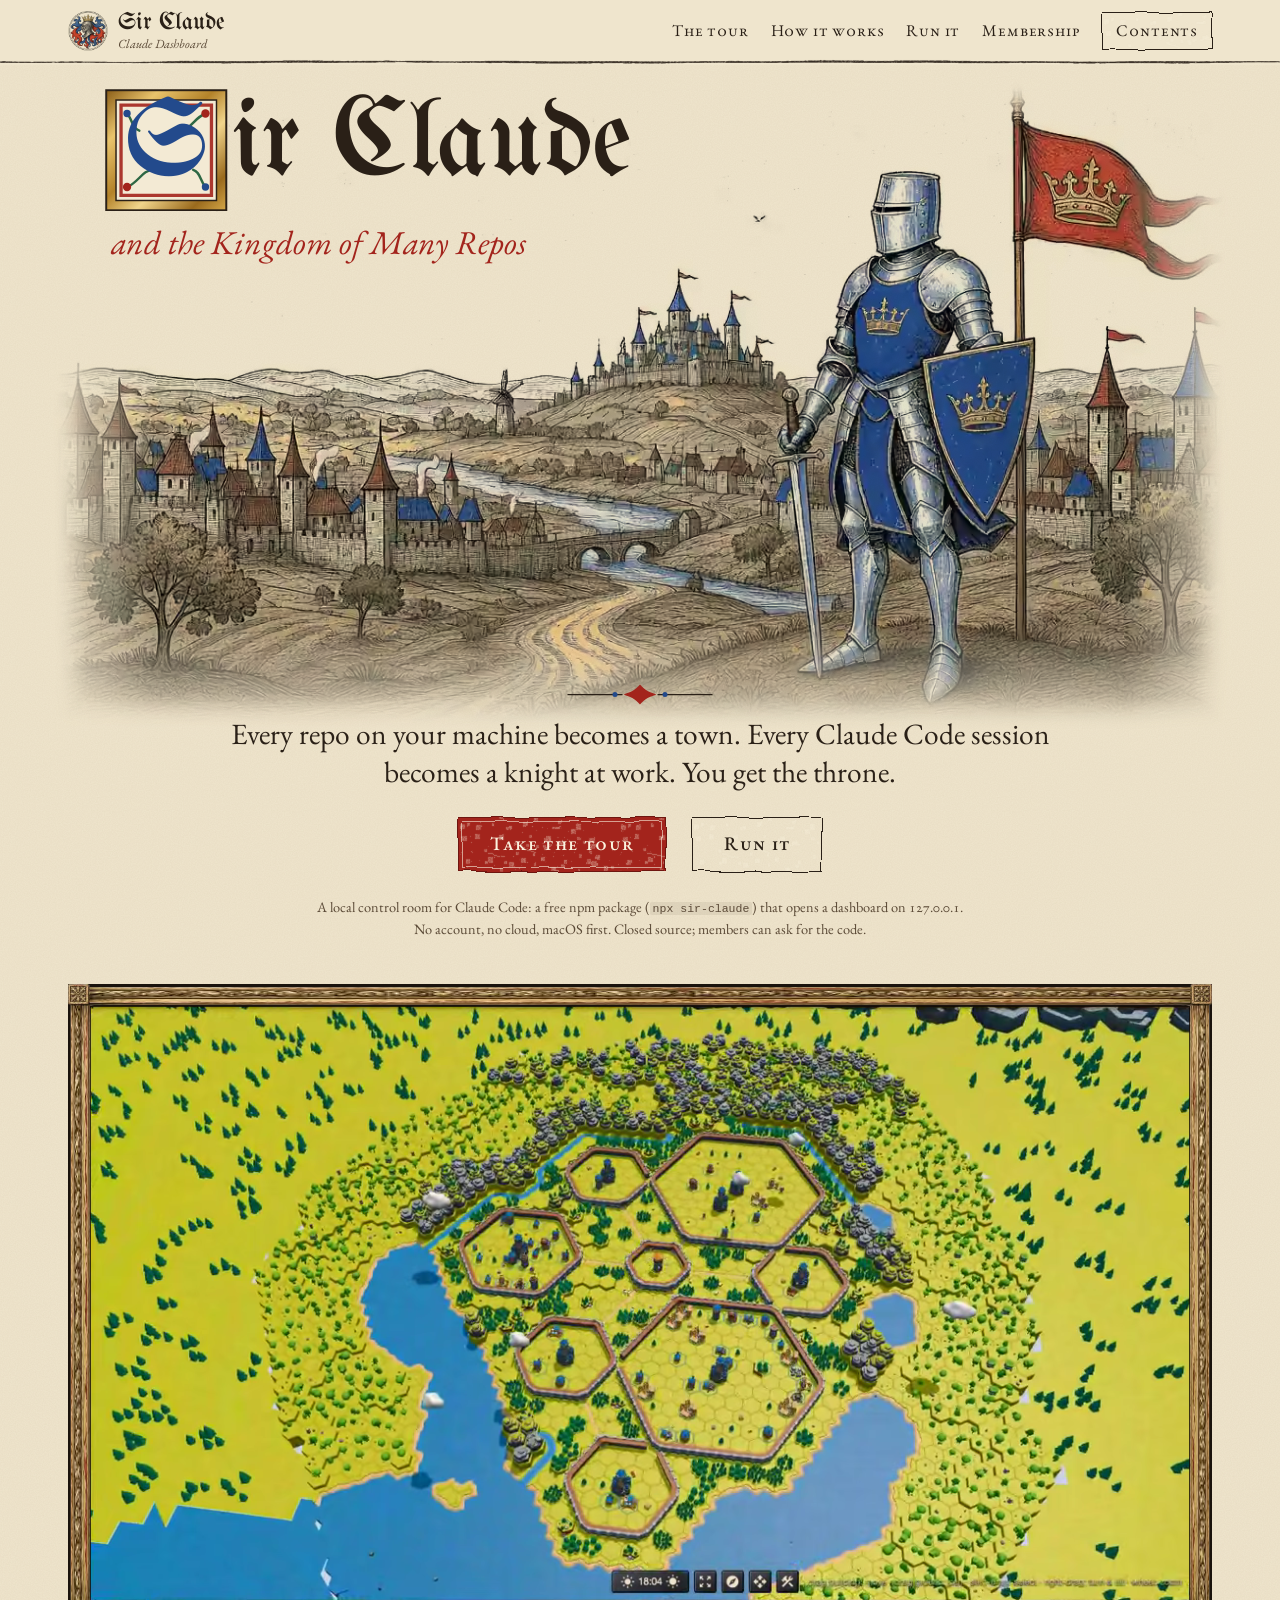
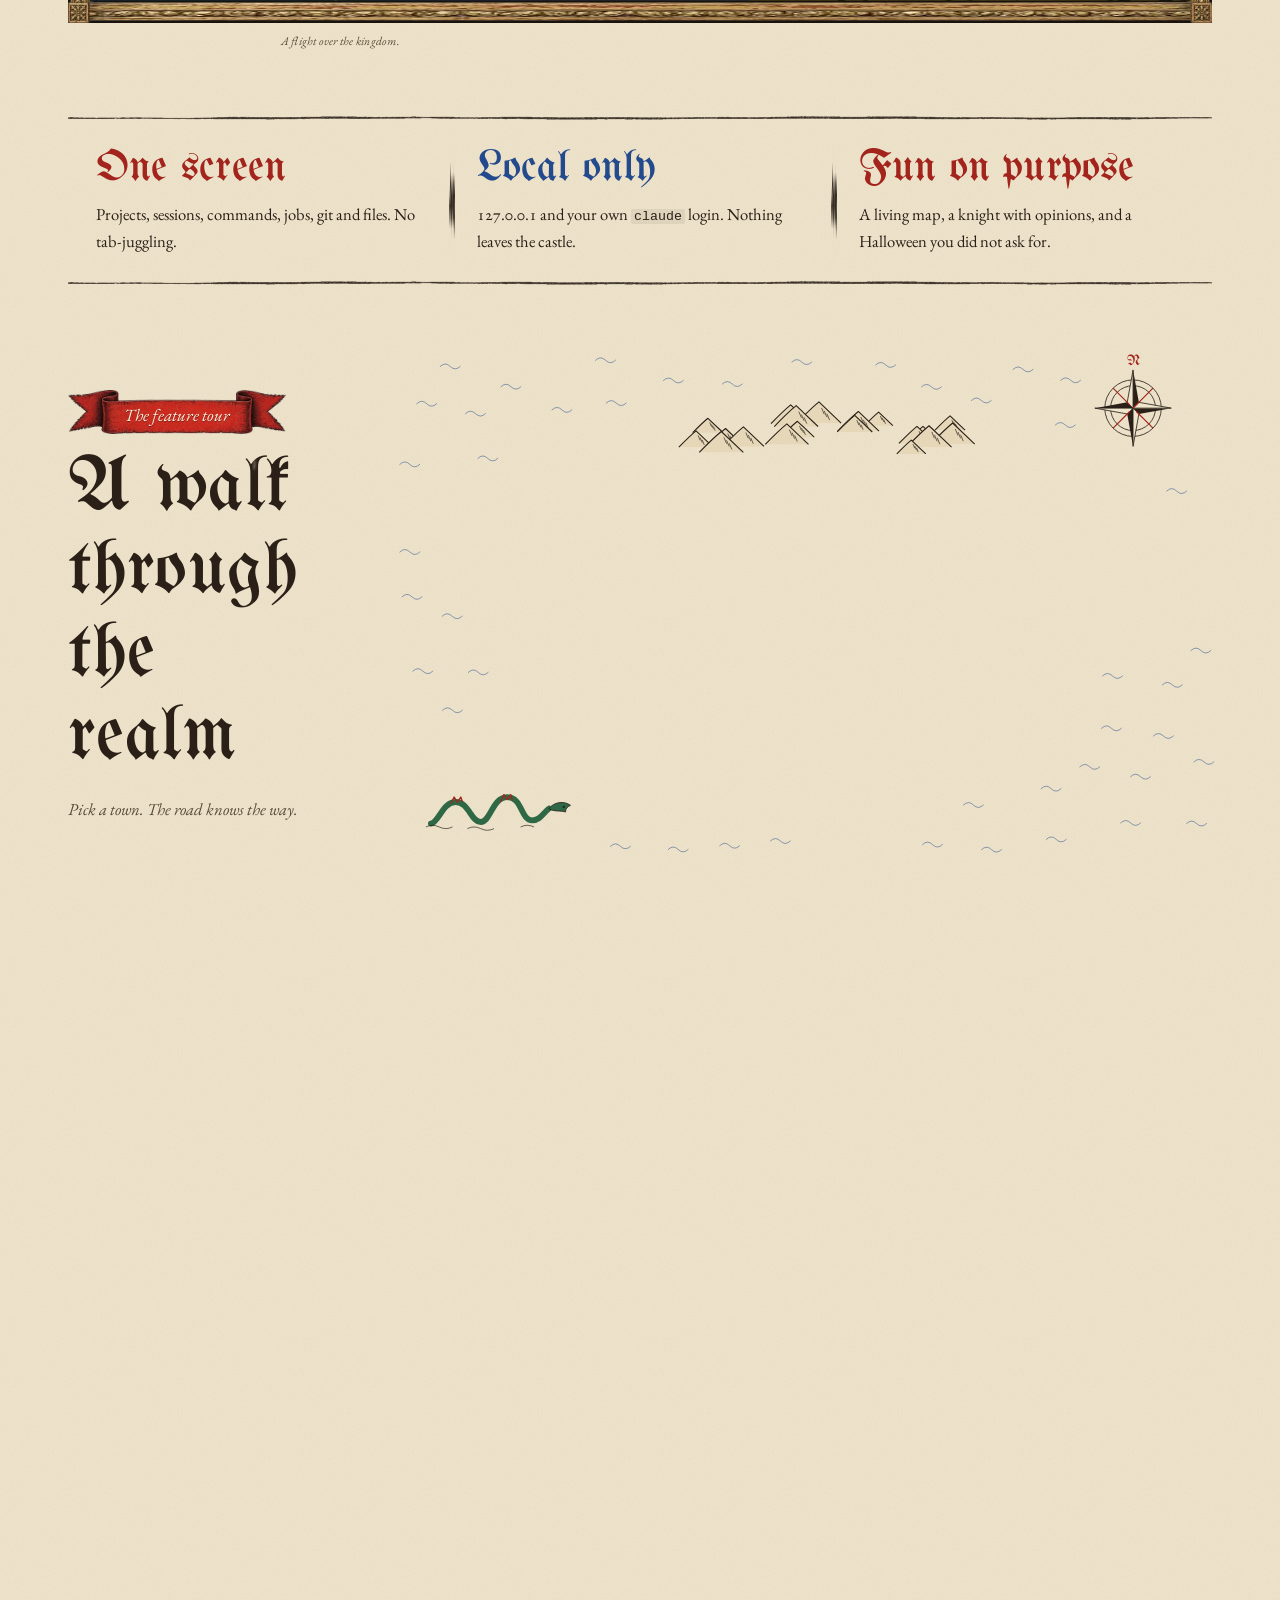
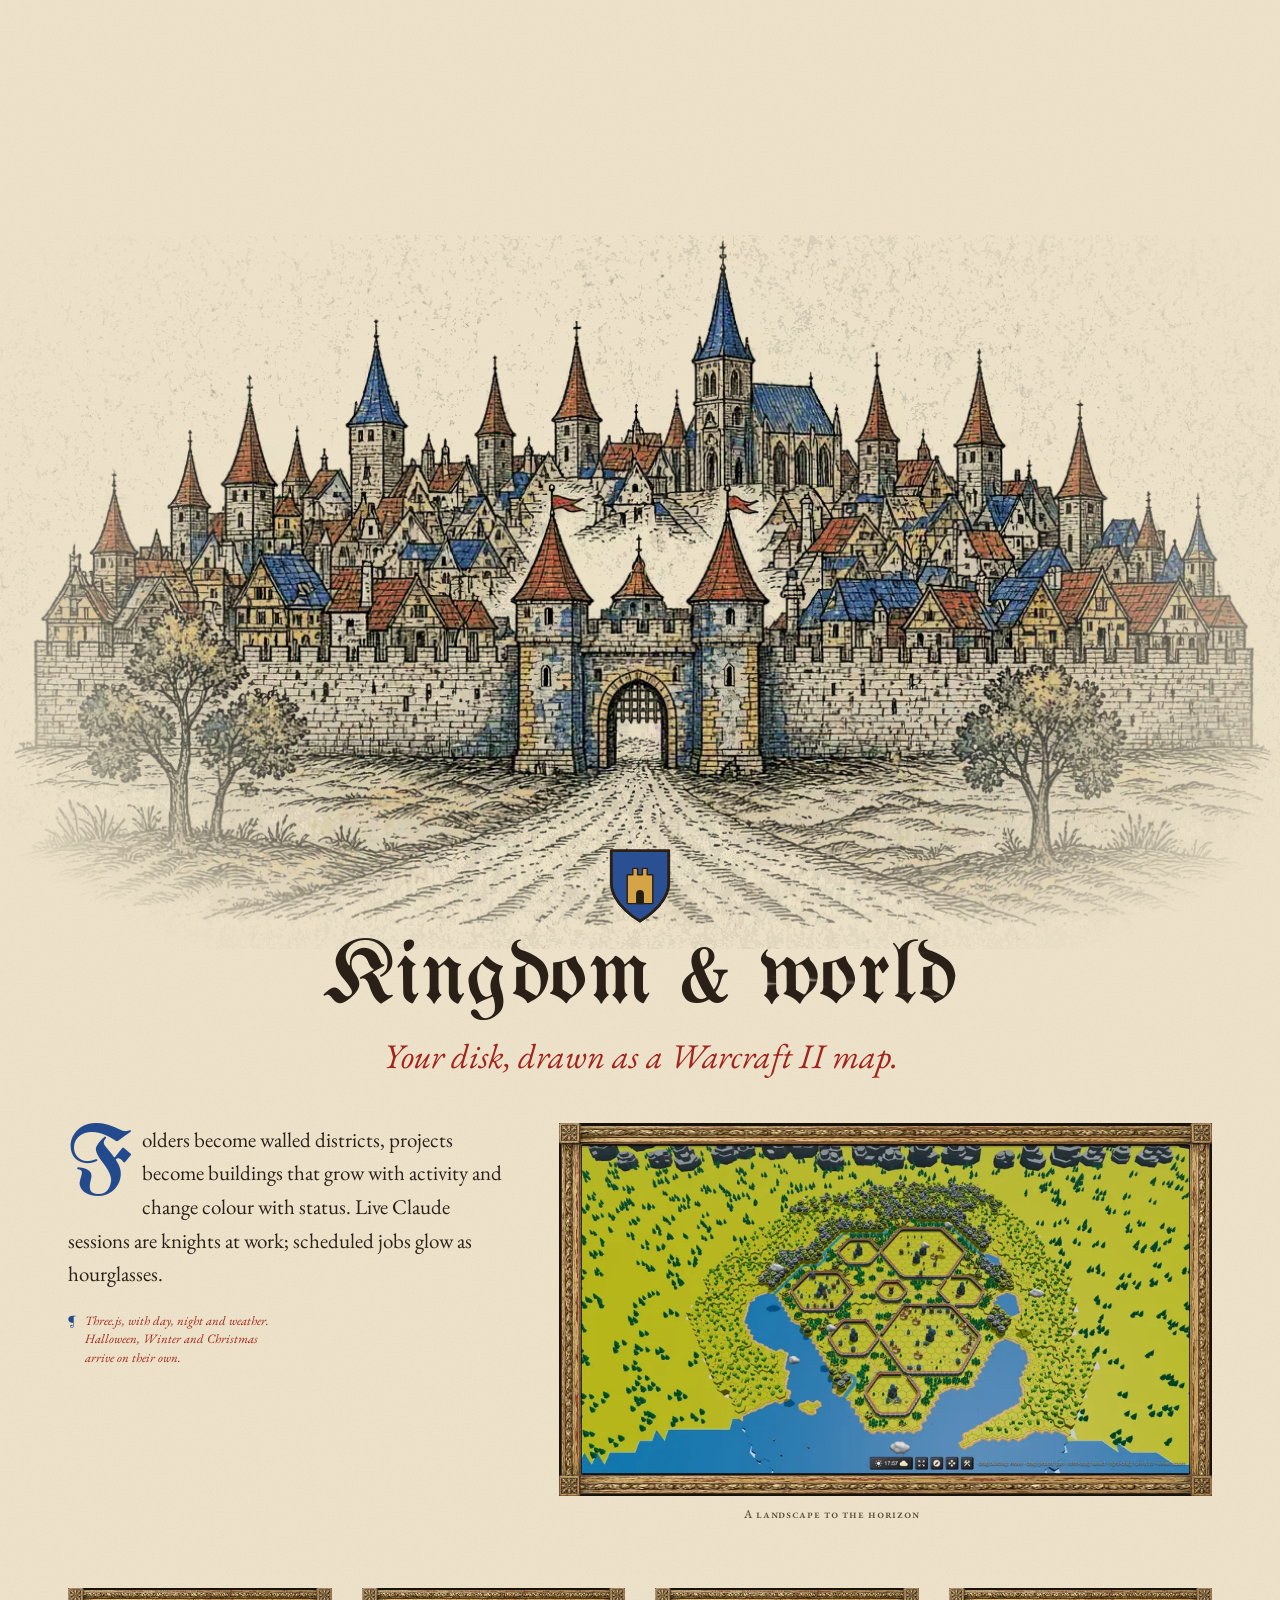
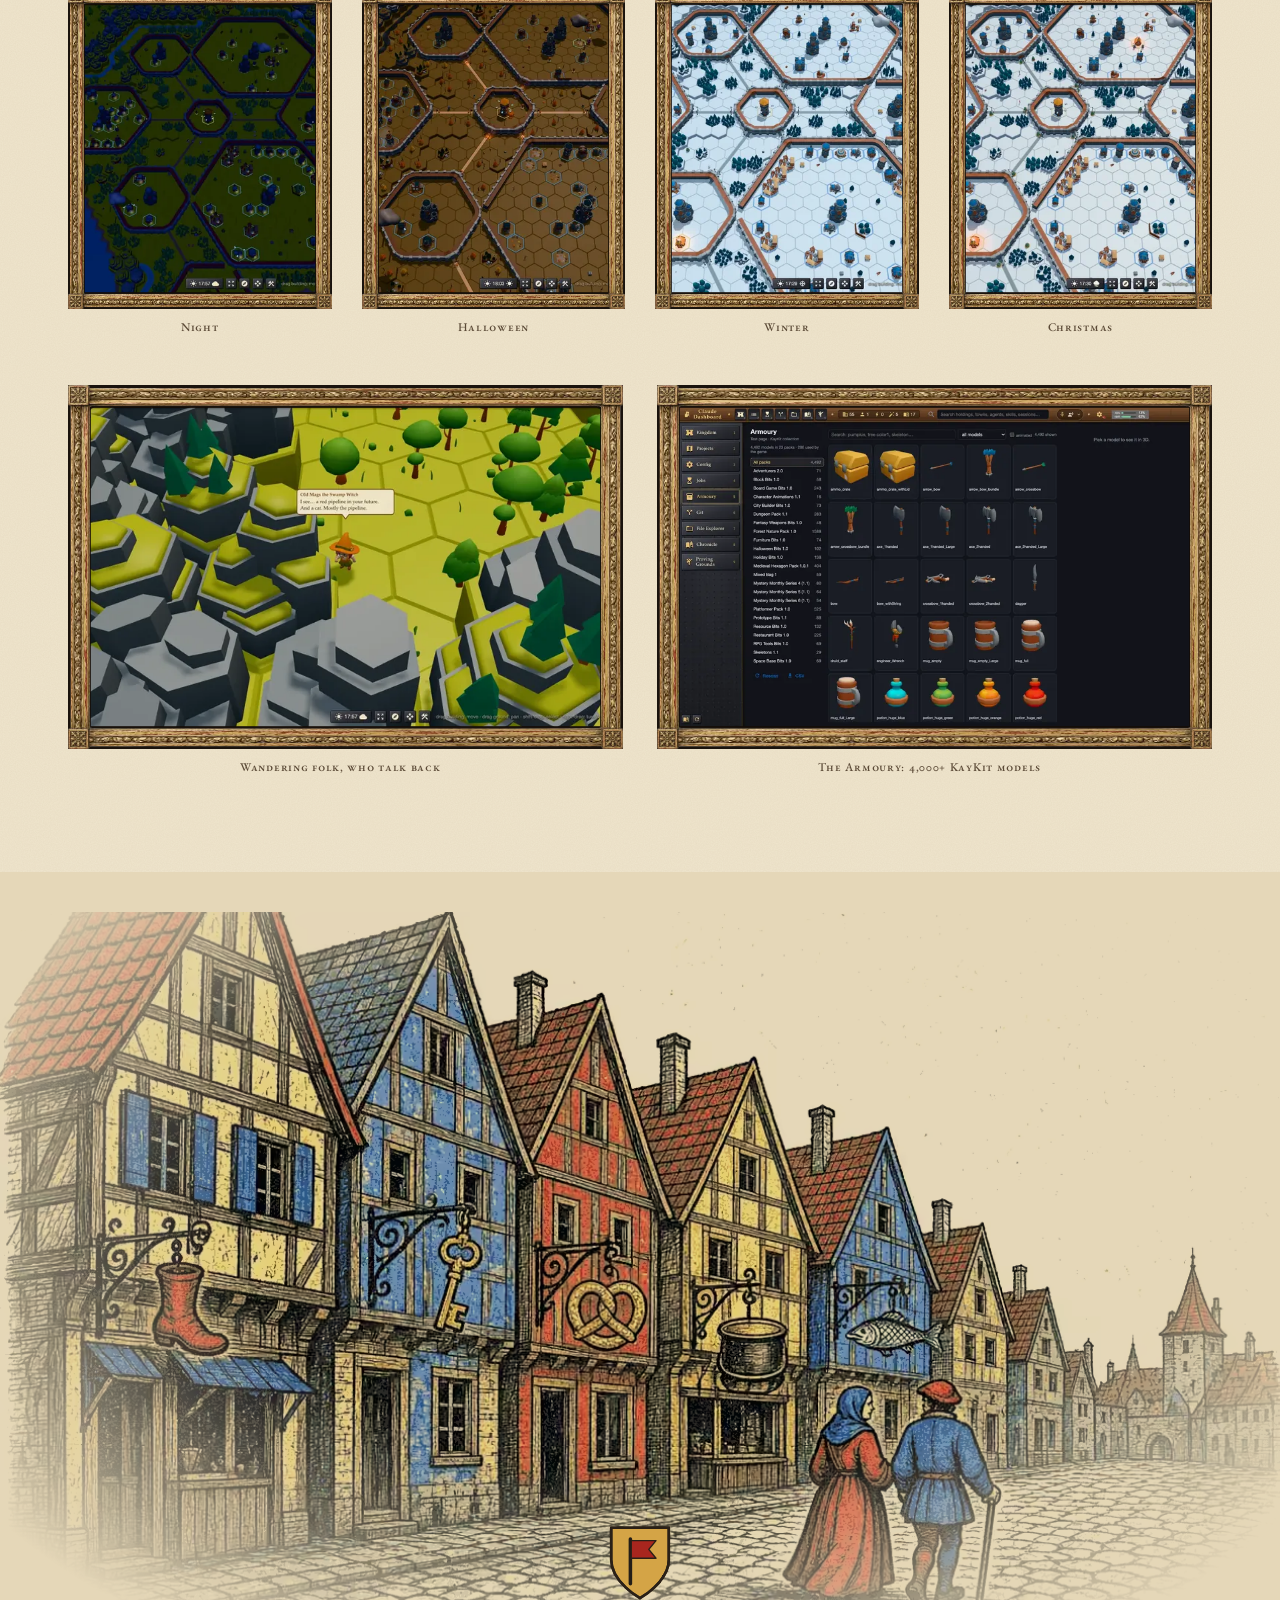
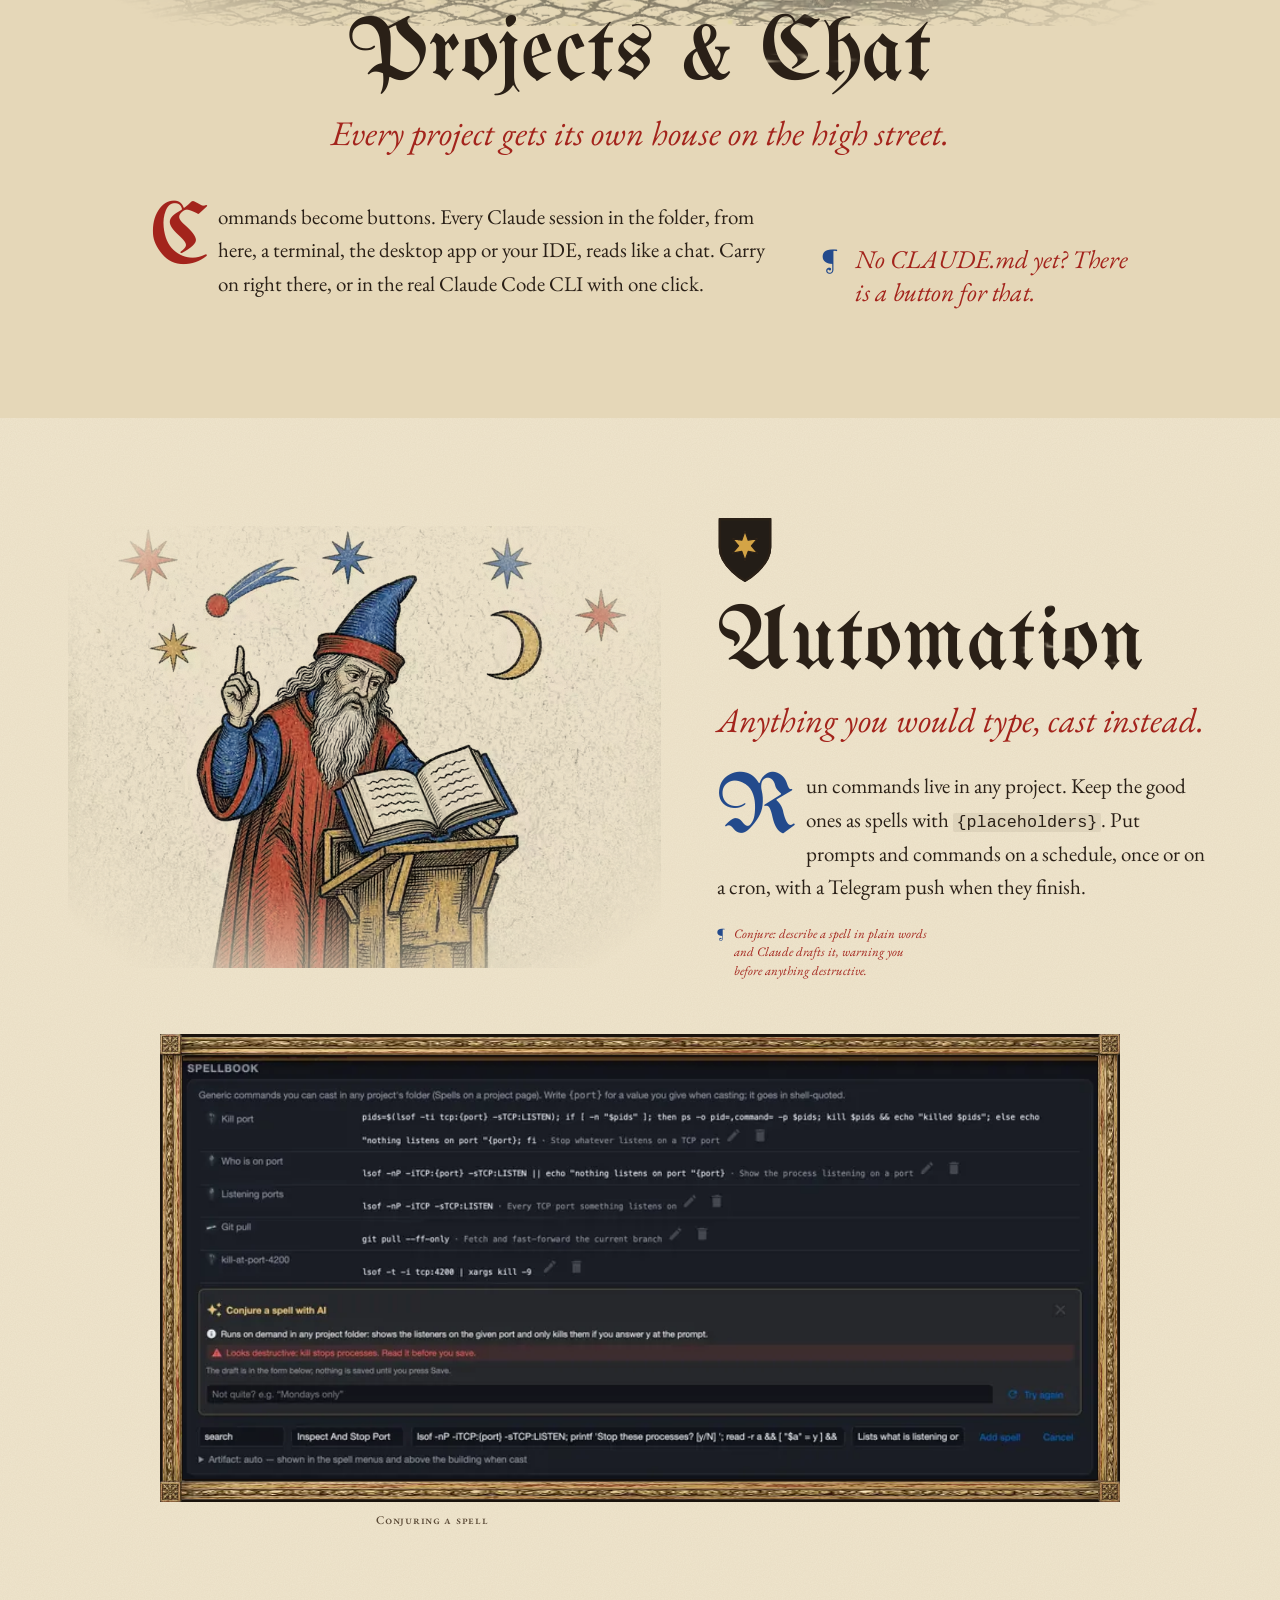
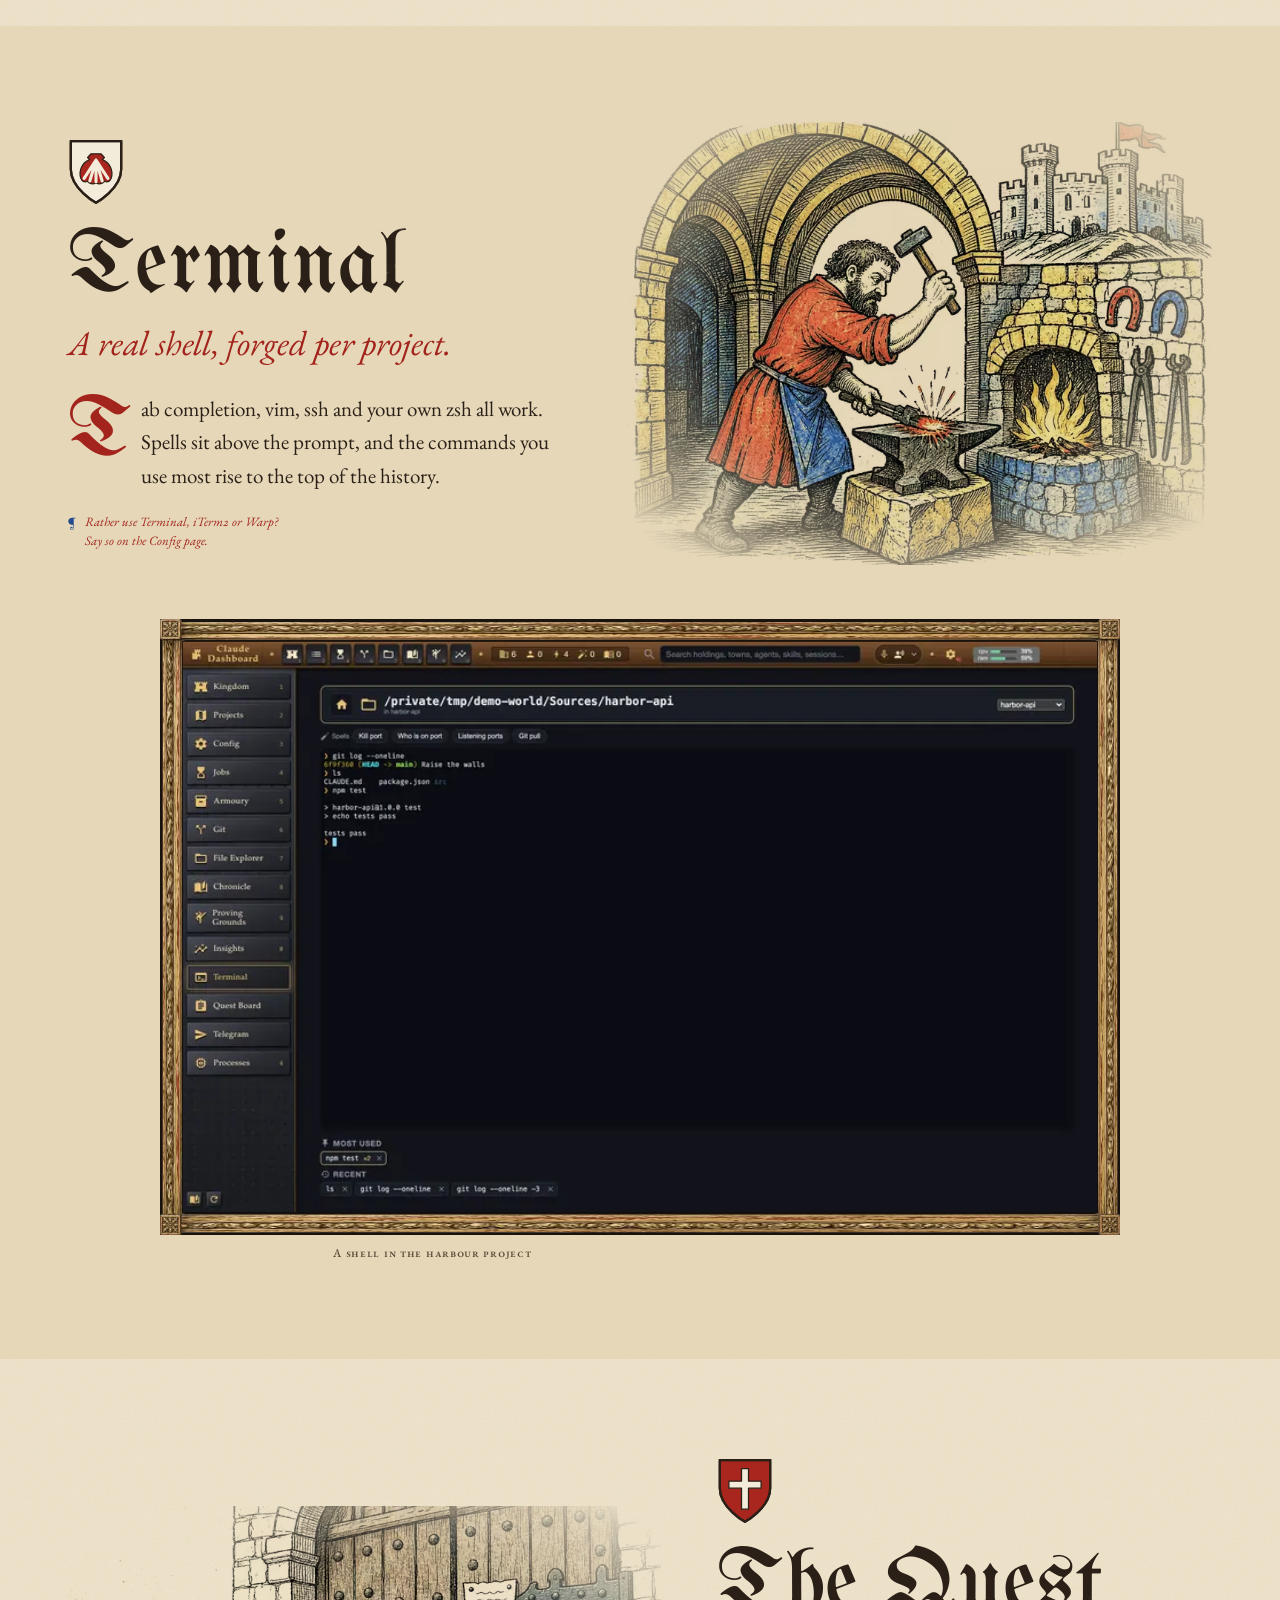
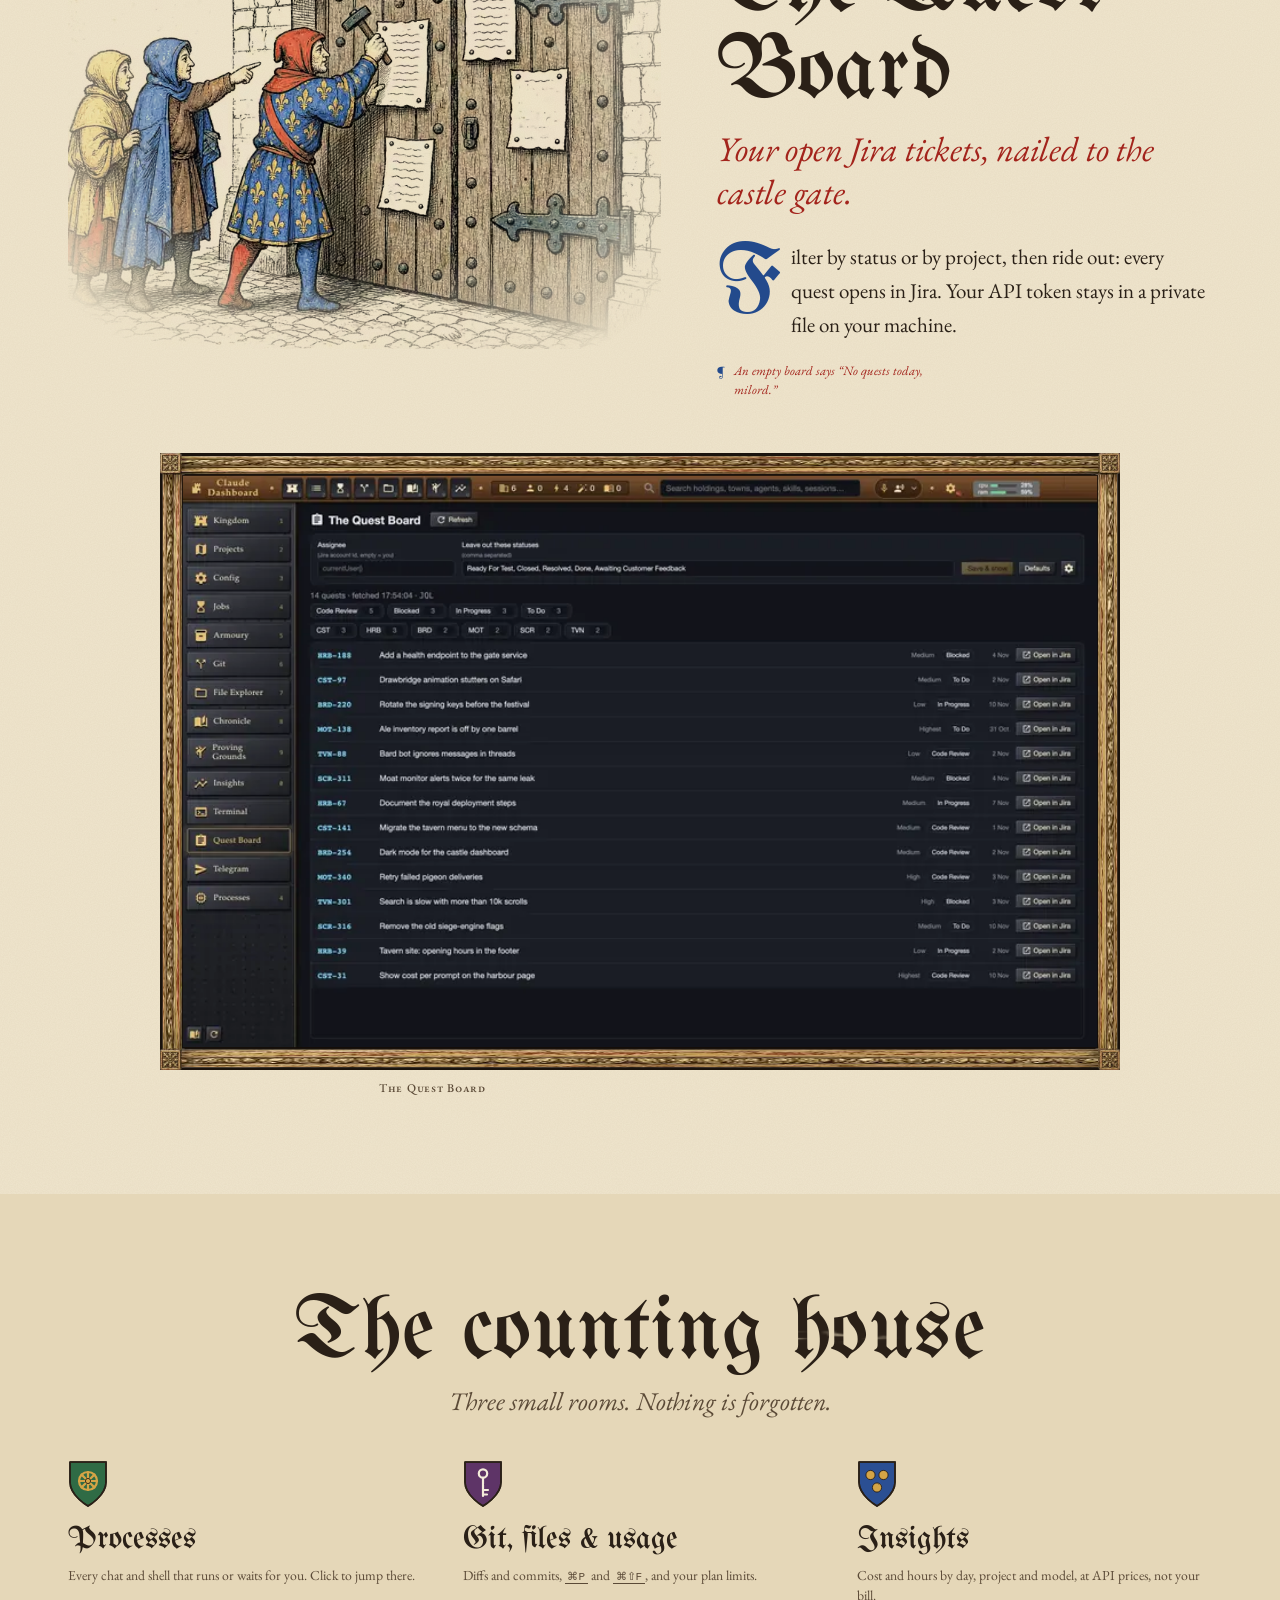
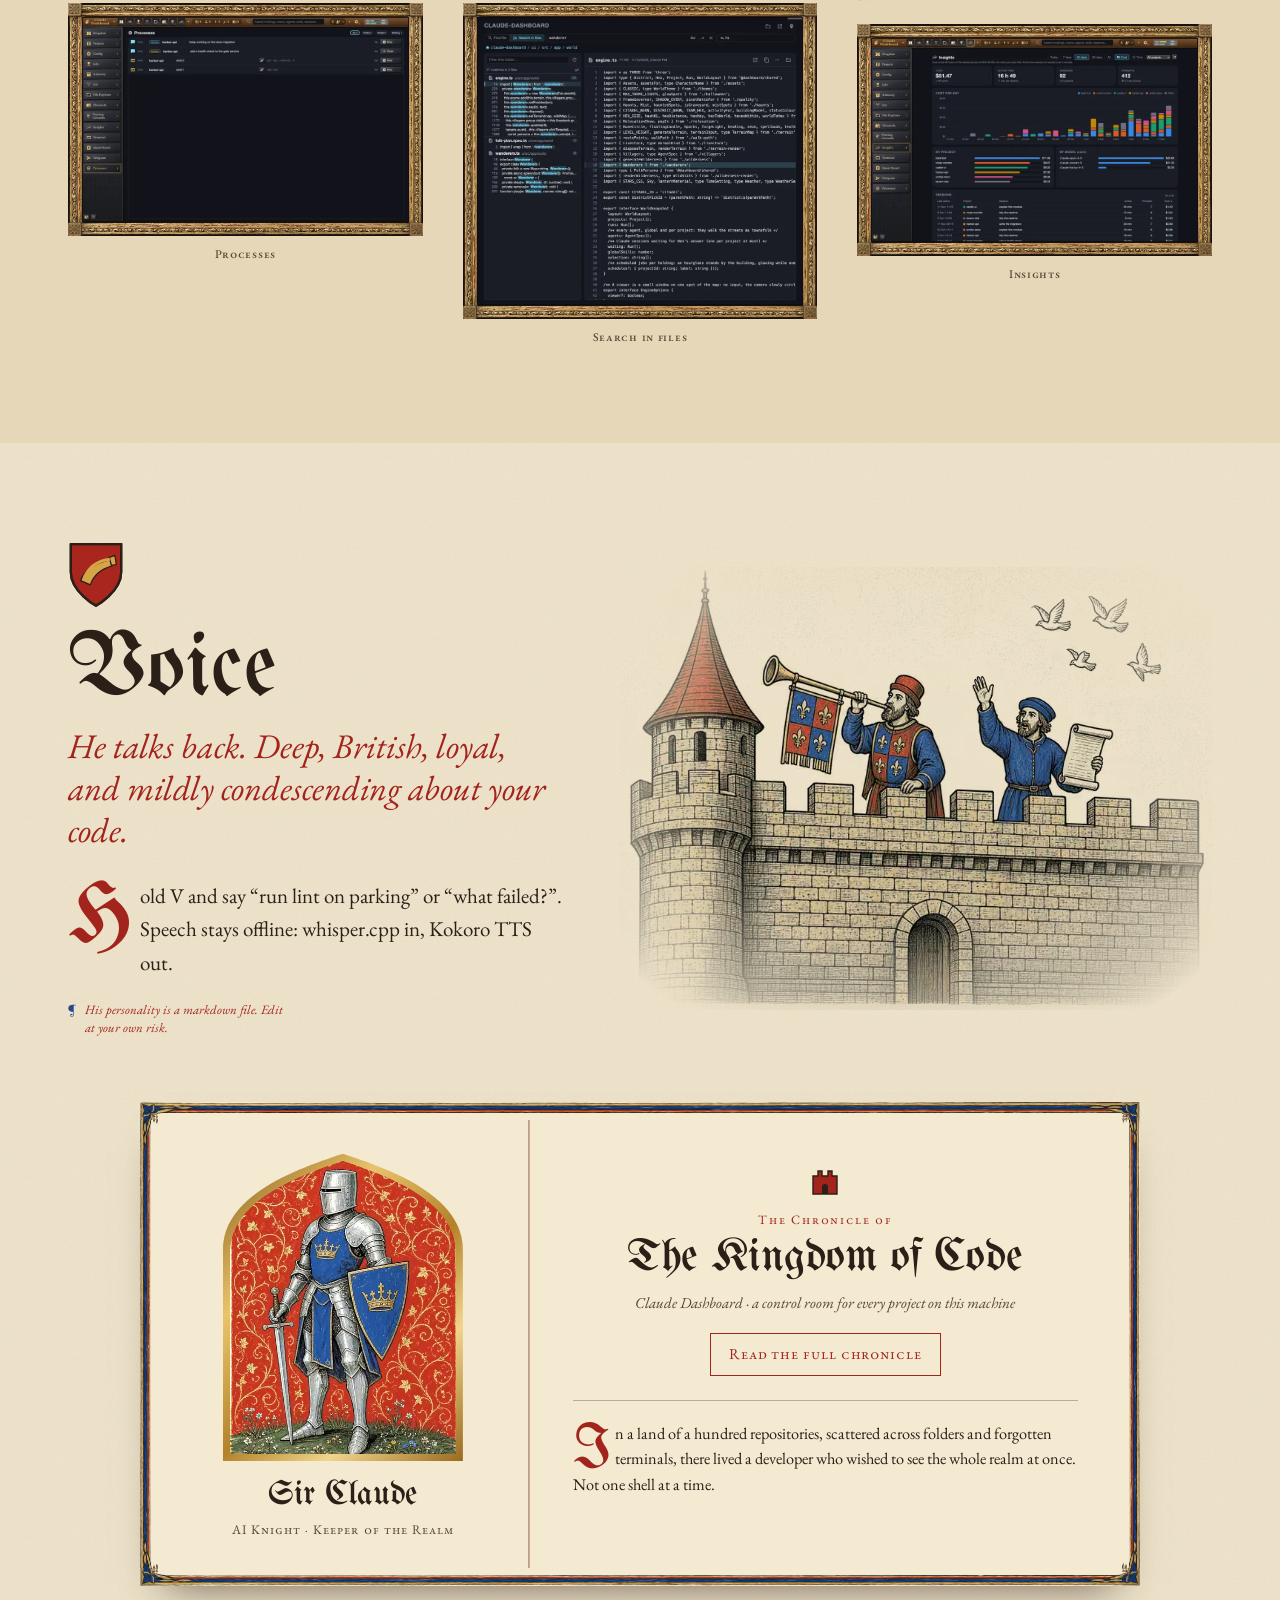
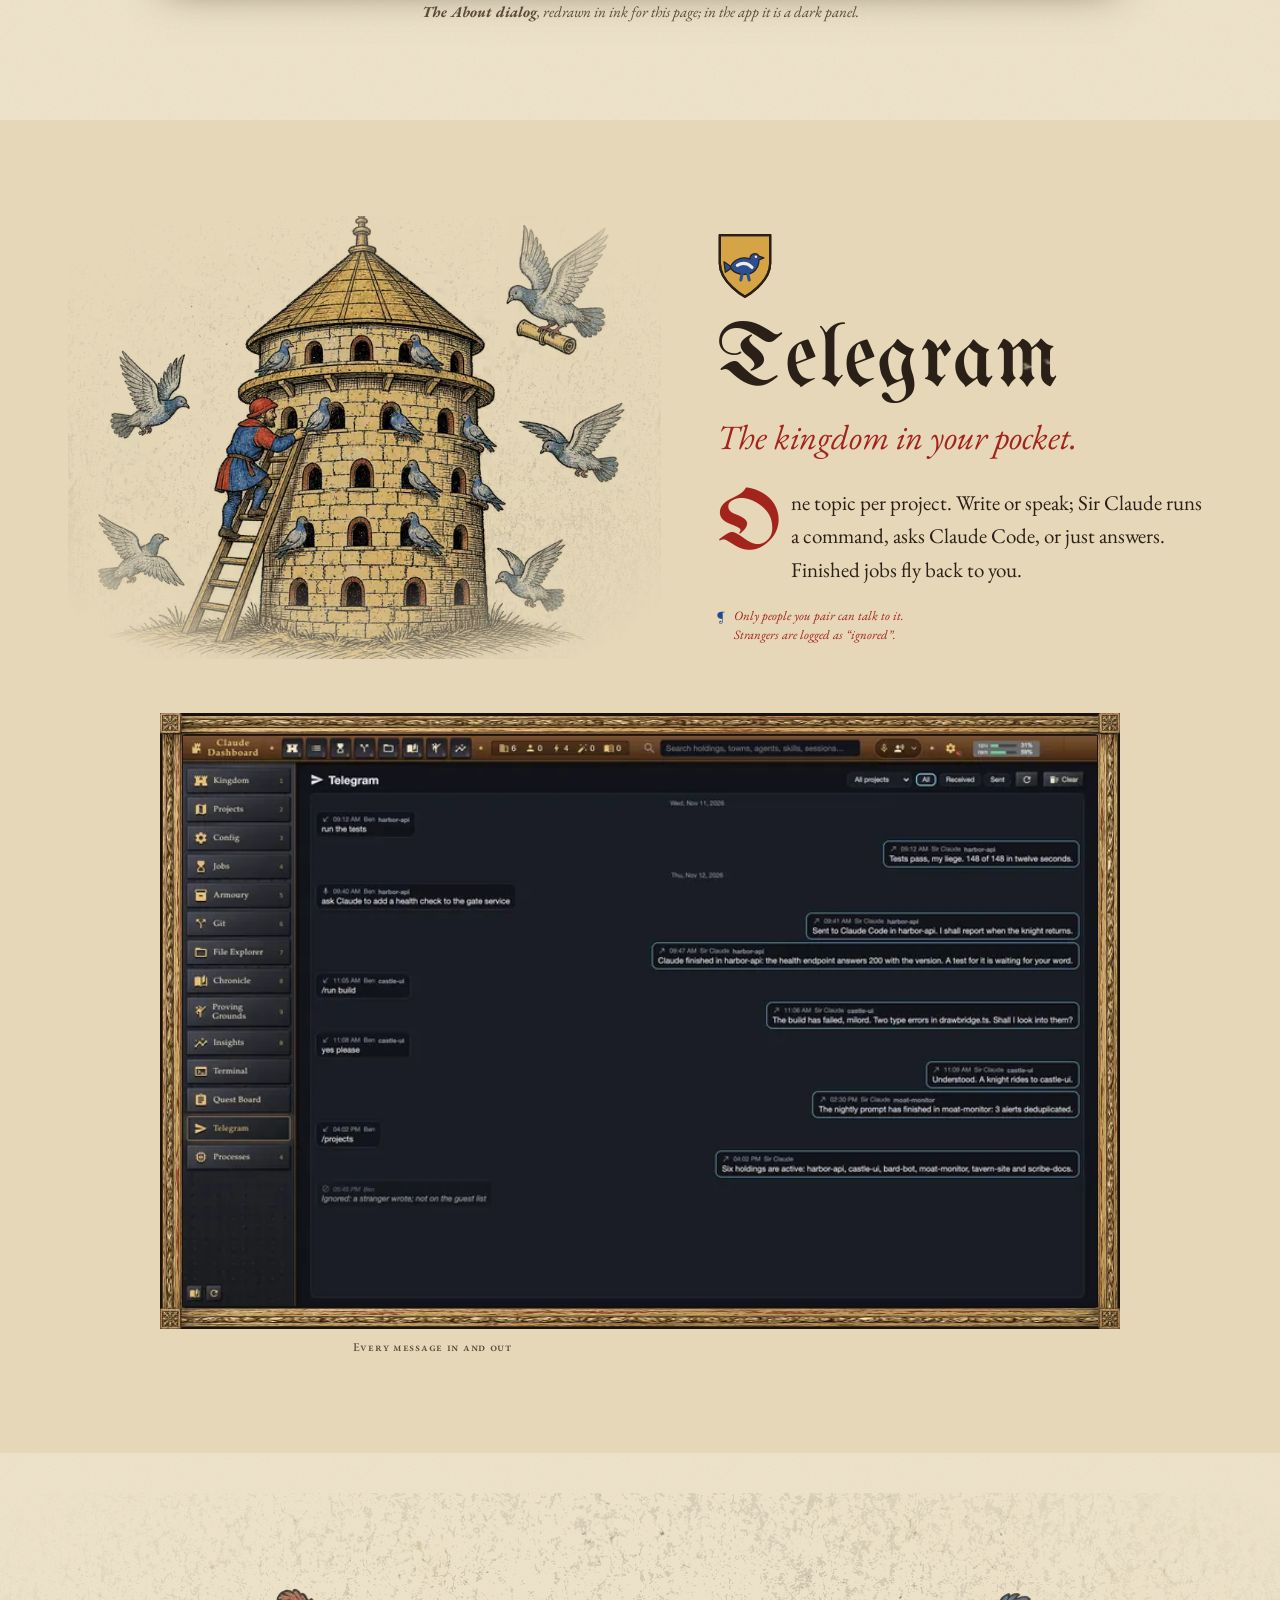
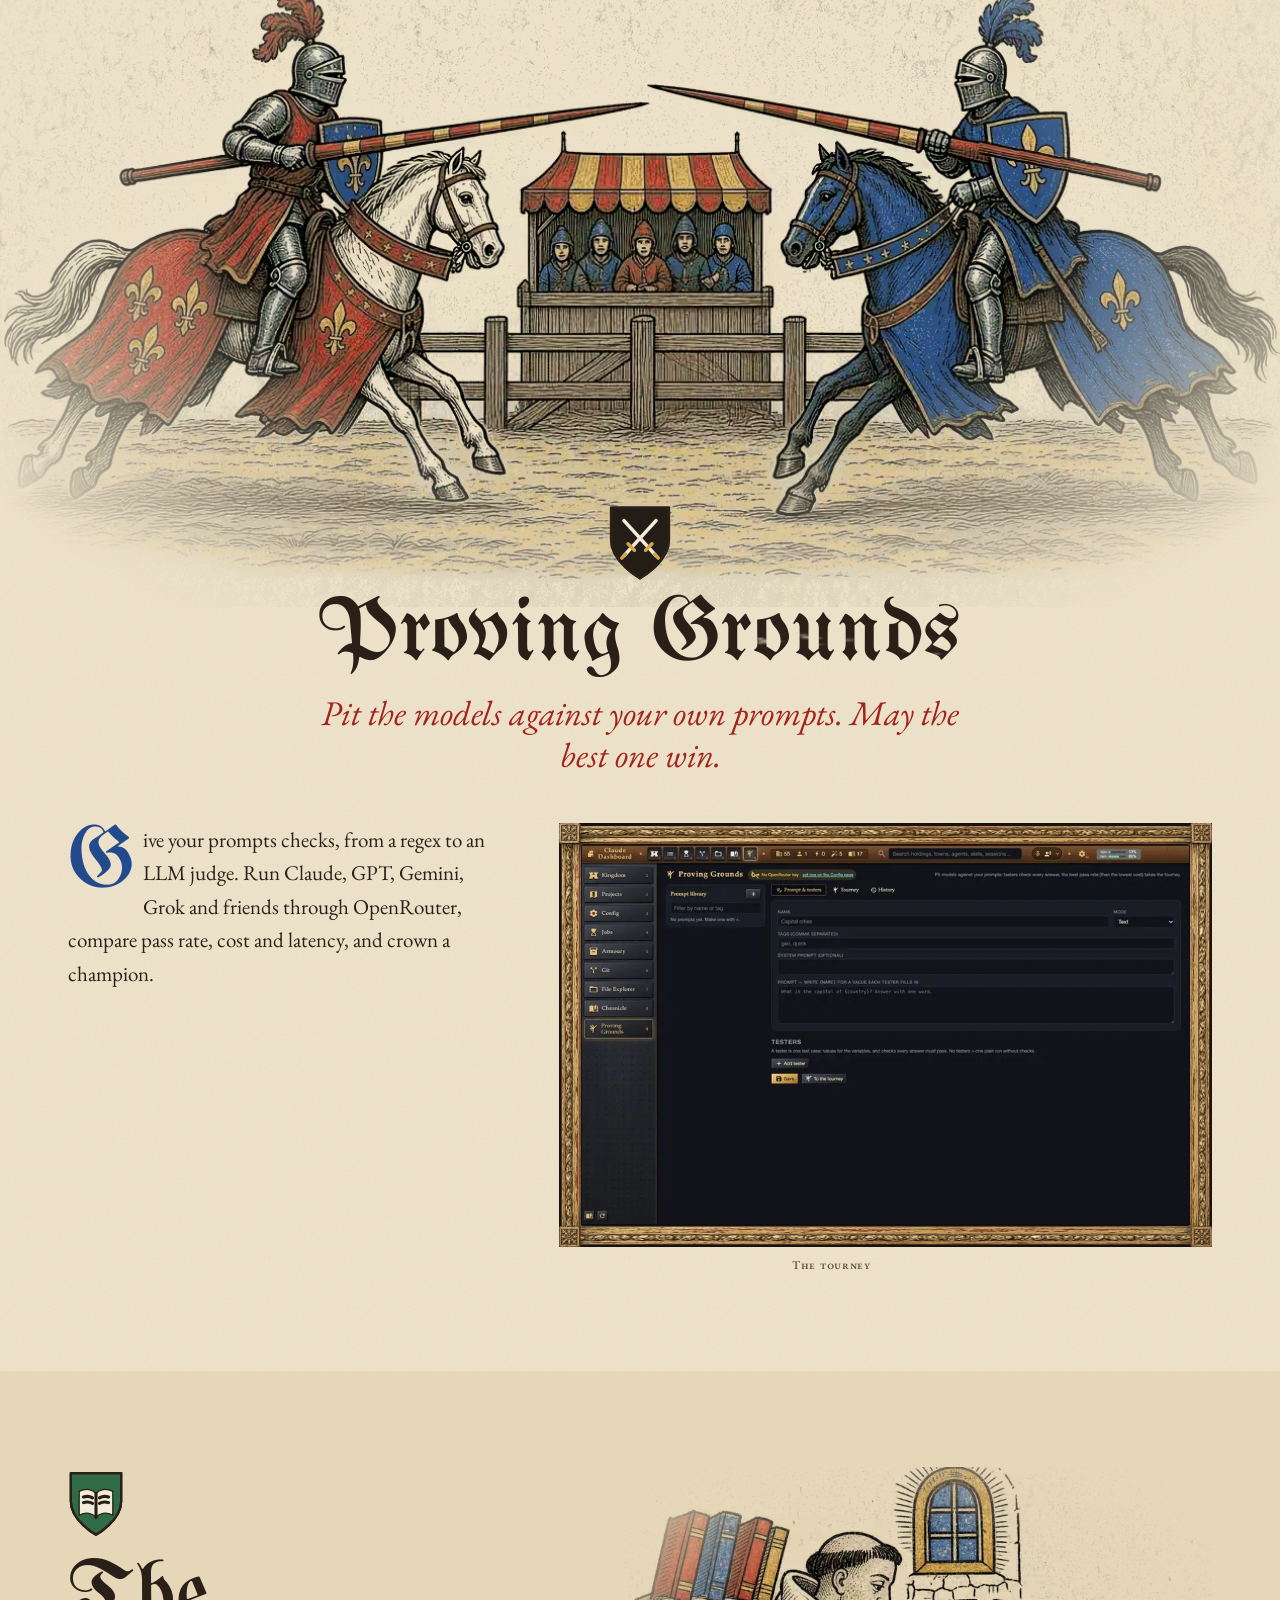
<file: index.html>
<!doctype html>
<html lang="en">
<head>
<meta charset="utf-8">
<meta name="viewport" content="width=device-width, initial-scale=1, viewport-fit=cover">
<!-- Google Tag Manager -->
<script>(function(w,d,s,l,i){w[l]=w[l]||[];w[l].push({'gtm.start':
new Date().getTime(),event:'gtm.js'});var f=d.getElementsByTagName(s)[0],
j=d.createElement(s),dl=l!='dataLayer'?'&l='+l:'';j.async=true;j.src=
'https://www.googletagmanager.com/gtm.js?id='+i+dl;f.parentNode.insertBefore(j,f);
})(window,document,'script','dataLayer','GTM-P9X2JVQN');</script>
<!-- End Google Tag Manager -->
<title>Sir Claude — A Local Dashboard for Claude Code Projects</title>
<meta name="description" content="Sir Claude is a free local dashboard for Claude Code: manage every project, session, terminal and schedule from one screen, drawn as a medieval kingdom." />
<link rel="canonical" href="https://bc3.github.io/sir-claude-website/" />
<link rel="icon" href="favicon.svg" type="image/svg+xml" />
<meta property="og:type" content="website" />
<meta property="og:title" content="Sir Claude — A Local Dashboard for Claude Code Projects" />
<meta property="og:description" content="Sir Claude is a free local dashboard for Claude Code: manage every project, session, terminal and schedule from one screen, drawn as a medieval kingdom." />
<meta property="og:url" content="https://bc3.github.io/sir-claude-website/" />
<meta property="og:image" content="https://bc3.github.io/sir-claude-website/img/sir-claude.webp" />
<meta property="og:image:width" content="1000" />
<meta property="og:image:height" content="1000" />
<meta property="og:image:alt" content="Sir Claude, the AI knight, in blue and silver armour" />
<meta name="twitter:card" content="summary_large_image" />
<meta name="twitter:title" content="Sir Claude — A Local Dashboard for Claude Code Projects" />
<meta name="twitter:description" content="Sir Claude is a free local dashboard for Claude Code: manage every project, session, terminal and schedule from one screen, drawn as a medieval kingdom." />
<meta name="twitter:image" content="https://bc3.github.io/sir-claude-website/img/sir-claude.webp" />
<script type="application/ld+json">
{
  "@context": "https://schema.org",
  "@graph": [
    {
      "@type": "Organization",
      "@id": "https://bc3.github.io/sir-claude-website/#organization",
      "name": "bc3",
      "url": "https://bc3.github.io/sir-claude-website/",
      "sameAs": [
        "https://github.com/bc3",
        "https://www.instagram.com/sirclaude.dev/"
      ]
    },
    {
      "@type": "Person",
      "@id": "https://bc3.github.io/sir-claude-website/#ben-croughs",
      "name": "Ben Croughs"
    },
    {
      "@type": "WebSite",
      "@id": "https://bc3.github.io/sir-claude-website/#website",
      "url": "https://bc3.github.io/sir-claude-website/",
      "name": "Sir Claude",
      "publisher": { "@id": "https://bc3.github.io/sir-claude-website/#organization" }
    },
    {
      "@type": "SoftwareApplication",
      "name": "Sir Claude",
      "alternateName": "Sir Claude and the Kingdom of Many Repos",
      "url": "https://bc3.github.io/sir-claude-website/",
      "description": "A free, local dashboard for managing every Claude Code project on your machine from one screen, rendered as a browser-based medieval kingdom. Runs on 127.0.0.1 only, with no cloud account required.",
      "applicationCategory": "DeveloperApplication",
      "operatingSystem": "macOS",
      "downloadUrl": "https://www.npmjs.com/package/sir-claude",
      "image": "https://bc3.github.io/sir-claude-website/img/sir-claude.webp",
      "author": { "@id": "https://bc3.github.io/sir-claude-website/#ben-croughs" },
      "publisher": { "@id": "https://bc3.github.io/sir-claude-website/#organization" },
      "offers": {
        "@type": "Offer",
        "price": "0",
        "priceCurrency": "USD",
        "availability": "https://schema.org/InStock"
      }
    }
  ]
}
</script>
<link rel="preload" as="image" media="(max-width: 700px)" imagesrcset="img/art/frontispiece-m-480.avif 480w, img/art/frontispiece-m.avif 768w" imagesizes="100vw" type="image/avif" fetchpriority="high">
<link rel="preload" as="image" media="(min-width: 701px)" imagesrcset="img/art/frontispiece-960.avif 960w, img/art/frontispiece.avif 1280w" imagesizes="min(100vw, 1440px)" type="image/avif" fetchpriority="high">
<meta name="color-scheme" content="light only">
<meta name="theme-color" content="#efe5cd">
<link rel="preconnect" href="https://fonts.googleapis.com">
<link rel="preconnect" href="https://fonts.gstatic.com" crossorigin>
<link href="https://fonts.googleapis.com/css2?family=EB+Garamond:ital,wght@0,400;0,500;0,600;1,400&amp;family=UnifrakturMaguntia&amp;display=swap" rel="stylesheet">
<style>

:root {
  --late-bg: transparent;
  --vellum: #efe5cd;
  --vellum-2: #e5d7b8;
  --vellum-3: #dccba6;
  --ink: #2a2017;
  --ink-soft: #5b4a37;
  --red: #a3241c;
  --blue: #234a8c;
  --green: #2e6844;
  --gold: #b38229;
  --gold-hi: #e9c46c;
  --gold-lo: #7d5414;
  --line: #c4ad80;
  --oak: #2b1e14;
  --oak-2: #3a2a1c;
  --code-bg: #1f1812;
  --code-ink: #f1e6c8;
  --code-dim: #b3a07c;
  --plate-shadow: 0 1px 0 rgba(255,255,255,.4), 0 14px 26px -14px rgba(60,38,12,.55);
  color-scheme: light only;
}

*, *::before, *::after { box-sizing: border-box; }
html { scroll-behavior: smooth; scroll-padding-top: 76px; -webkit-text-size-adjust: 100%; }
body {
  margin: 0; color: var(--ink); background-color: var(--vellum);
  /* vellum grain: a tiny SVG noise tile */
  background-image: url("data:image/svg+xml,%3Csvg xmlns='http://www.w3.org/2000/svg' width='180' height='180'%3E%3Cfilter id='n'%3E%3CfeTurbulence type='fractalNoise' baseFrequency='.85' numOctaves='2' stitchTiles='stitch'/%3E%3CfeColorMatrix values='0 0 0 0 .35 0 0 0 0 .25 0 0 0 0 .12 0 0 0 .09 0'/%3E%3C/filter%3E%3Crect width='180' height='180' filter='url(%23n)'/%3E%3C/svg%3E");
  font: 400 21px/1.6 "EB Garamond", Garamond, "Times New Roman", serif;
  font-feature-settings: "kern", "liga", "onum";
  -webkit-font-smoothing: antialiased;
  overflow-x: clip;
}
img, video { max-width: 100%; height: auto; display: block; }
a { color: var(--red); text-decoration-thickness: 1px; text-underline-offset: .18em; }
a:hover { color: var(--blue); }
:focus-visible { outline: 2px solid var(--blue); outline-offset: 3px; }
h1, h2, h3 { margin: 0; font-weight: 400; line-height: 1.08; }
h2 { font-family: "UnifrakturMaguntia", "Old English Text MT", serif; font-size: clamp(2rem, 3.6vw, 2.9rem); letter-spacing: .005em; }
code, pre { font-family: ui-monospace, "SF Mono", Menlo, Consolas, monospace; font-size: .8em; }
:not(pre) > code { background: color-mix(in srgb, var(--ink) 7%, transparent); padding: 0 .2em; border-radius: 2px; }
.wrap { max-width: 1200px; margin: 0 auto; padding: 0 28px; }
.skip { position: absolute; left: 12px; top: -60px; z-index: 50; background: var(--ink); color: var(--vellum); padding: 8px 14px; }
.skip:focus { top: 10px; }

/* ---------- running head ---------- */
.runhead { position: sticky; top: 0; z-index: 20; background: var(--vellum) url(img/ui/rule.webp) left bottom / 100% 6px no-repeat; padding-bottom: 3px; }
.runhead .wrap { display: flex; align-items: center; gap: 24px; height: 62px; }
.brand { display: flex; align-items: center; gap: 10px; color: var(--ink); text-decoration: none; line-height: 1; }
.brand svg { width: 30px; height: 30px; flex: none; }
.brand b { font: 400 1.5rem/1 "UnifrakturMaguntia", serif; display: block; }
.brand small { display: block; font-style: italic; font-size: .78rem; color: var(--ink-soft); margin-top: 3px; }
.runhead nav { margin-left: auto; display: flex; align-items: center; gap: 22px; }
.runhead nav > a { color: var(--ink); text-decoration: none; font-variant: small-caps; letter-spacing: .05em; font-size: 1.02rem; }
.runhead nav > a:hover, .runhead nav > a[aria-current="true"] { color: var(--red); }
.toc { position: relative; }
.toc summary { list-style: none; cursor: pointer; font-variant: small-caps; letter-spacing: .05em; font-size: 1.02rem; padding: 6px 14px; color: var(--ink); user-select: none; position: relative; isolation: isolate; }
.toc summary::-webkit-details-marker { display: none; }
.toc[open] summary, .toc summary:hover { color: var(--vellum); }
.toc[open] summary::before, .toc summary:hover::before { background-color: var(--ink); }
.toc-panel { position: absolute; right: 0; top: calc(100% + 10px); width: min(560px, calc(100vw - 32px)); background: var(--vellum); background-clip: padding-box; border: 16px solid transparent; border-image: var(--late-off, url(img/ui/frame-illum.webp) 52 / 16px stretch); padding: 10px 14px 8px; }
.toc-panel p { margin: 0 0 10px; font-family: "UnifrakturMaguntia", serif; font-size: 1.5rem; color: var(--red); }
.toc-panel ul { list-style: none; margin: 0; padding: 0; columns: 2; column-gap: 28px; }
.toc-panel li { break-inside: avoid; }
.toc-panel a { display: block; padding: 4px 0 4px 14px; color: var(--ink); text-decoration: none; position: relative; }
.toc-panel a:hover { color: var(--red); }
.toc-panel a[aria-current="true"] { color: var(--red); }
.toc-panel a[aria-current="true"]::before { content: "¶"; position: absolute; left: -2px; top: 4px; color: var(--red); font-weight: 600; }

/* ---------- opening folio (hero) ---------- */
.opening { position: relative; overflow: hidden; }
.fronti-title h1 { position: relative; font: 400 clamp(3.4rem, 8vw, 7.4rem)/.92 "UnifrakturMaguntia", serif; letter-spacing: -.005em; display: flex; align-items: flex-start; gap: .08em; margin-left: -.02em; }
.fronti-title h1 .t { position: relative; padding-top: .08em; }
.fronti-title h1 .cap { position: absolute; left: -1.151em; top: 0; width: 1.113em; height: 1.113em; display: grid; place-items: center; padding-bottom: .08em; line-height: 1; color: #234a8c; }
.initial { position: relative; flex: none; display: block; width: 1.06em; height: 1.06em; margin-right: -.04em; font-size: 1.05em; line-height: 1; overflow: hidden; }
.initial svg { position: absolute; inset: 0; width: 100%; height: 100%; }
.gild { fill: url(#gold-leaf); }
.initial::after { content: ""; position: absolute; inset: 0; background: linear-gradient(115deg, transparent 30%, rgba(255,250,225,.75) 46%, transparent 62%); transform: translateX(-130%); pointer-events: none; }
.fronti-title .sub { display: block; font: italic 400 clamp(1.35rem, 2.5vw, 2rem)/1.2 "EB Garamond", serif; color: var(--red); margin: 18px 0 0 .1em; }
.metaphor { font-size: clamp(1.5rem, 2.2vw, 1.95rem); line-height: 1.35; margin: 30px 0 20px; max-width: 22em; }
.plain { color: var(--ink-soft); font-size: .86rem; line-height: 1.55; max-width: 34em; margin: 0 0 34px; }
.cta { display: flex; flex-wrap: wrap; align-items: center; gap: 14px 26px; }
.btn { position: relative; isolation: isolate; display: inline-block; padding: 17px 32px 18px; font: 500 1.2rem/1 "EB Garamond", serif; font-variant: small-caps; letter-spacing: .07em; text-decoration: none; color: var(--ink); border: 0; background: none; cursor: pointer; transition: color .2s; }
.btn::before, .toc summary::before, .copy::before { content: ""; position: absolute; inset: 0; z-index: -1; background: transparent url(img/ui/worn.webp) 0 0 / 160px; border: 1.8px solid var(--ink); filter: url(#rough); transition: background-color .2s; }
.btn:hover { color: var(--vellum); }
.btn:hover::before { background-color: var(--ink); }
.btn.red { color: #fbf3df; }
.btn.red::before { background-color: #a3241c; border-color: #6e1610; }
.btn.red::after { content: ""; position: absolute; inset: 4px; z-index: -1; border: 1px solid rgba(251,243,223,.6); filter: url(#rough); }
.btn.red:hover::before { background-color: var(--ink); border-color: var(--ink); }
.cmd { display: inline-flex; align-items: center; gap: 10px; font-size: 1rem; color: var(--ink-soft); }
.cmd code { font-size: .95rem; color: var(--ink); }

/* ---------- flyover + three virtues ---------- */
.flyover { margin: 0 auto; }
.flyover .plate { margin: 0; }
.flyover figcaption { text-align: center; }
.virtues { display: grid; grid-template-columns: repeat(3, minmax(0, 1fr)); gap: 0; margin: 64px 0 24px; background: url(img/ui/rule.webp) left top / 100% 6px no-repeat, url(img/ui/rule.webp) left bottom / 100% 6px no-repeat; padding: 6px 0; }
.virtues > div { padding: 24px 28px 26px; }
.virtues > div + div { background: url(img/ui/rule.webp) left center / 6px 70% no-repeat; }
.virtues h2 { font: 400 1.75rem/1.1 "UnifrakturMaguntia", serif; margin-bottom: 8px; }
.virtues > div:nth-child(2) h2 { color: var(--blue); }
.virtues > div:nth-child(odd) h2 { color: var(--red); }
.virtues p { margin: 0; font-size: 1.04rem; }

/* ---------- generated scenes, printed onto the vellum ---------- */
.scene { margin: 0; position: relative; }
.scene::after { content: ""; position: absolute; inset: -2px; border: 15px solid transparent; border-image: var(--late-off, url(img/ui/frame-illum.webp) 52 / 15px stretch); pointer-events: none; }
.scene picture { display: block; padding: 6px; }
.scene img { display: block; width: 100%; height: auto; mix-blend-mode: multiply; }
.fhead .scene { grid-column: 3; grid-row: 1 / span 3; align-self: center; width: 300px; justify-self: end; }
.fhead .scene.wide { width: 380px; }
.fhead:has(.scene) { grid-template-columns: 58px minmax(0, 1fr) auto; column-gap: 20px; }
.fhead:has(.scene) .lead { grid-column: 2; }
.charter .headpiece { width: min(100%, 520px); margin: -12px auto 18px; }
.member .scene { margin-top: 26px; max-width: 520px; }
.brand .emblem { width: 40px; height: 40px; mix-blend-mode: multiply; flex: none; }
.colophon .emblem { display: block; width: 92px; height: 92px; margin: 0 auto 14px; mix-blend-mode: multiply; }

/* ---------- plates (screenshots as framed miniatures) ---------- */
.plate { margin: 0; }
.plate > a { display: block; position: relative; border: 22px solid transparent; border-image: var(--late-off, url(img/ui/frame-gilt.webp) 60 / 22px stretch); background: #1a130d; }
.plate > a::after { content: ""; position: absolute; inset: 0; box-shadow: inset 0 0 0 1px rgba(20,12,6,.8); pointer-events: none; }
.plate img, .plate video { width: 100%; background: #0f0d0a; }
.plate figcaption { margin-top: 12px; font-size: 1rem; line-height: 1.5; color: var(--ink-soft); font-style: italic; max-width: 46em; }
.plate figcaption strong { font-style: normal; font-weight: 600; font-variant: small-caps; letter-spacing: .04em; color: var(--red); margin-right: .35em; }

/* ---------- the walk (map) ---------- */
.walk { position: relative; }
.walk-stick { display: grid; grid-template-columns: minmax(0, .5fr) minmax(0, 1.5fr); gap: 36px; align-items: center; padding-top: 60px; padding-bottom: 40px; }
.walk h2 { font-size: clamp(2.4rem, 4.6vw, 3.8rem); }
.ribbon { --img: url(img/ui/ribbon-red.webp); position: relative; display: inline-block; margin: 0 0 14px; padding: 15px 6px 9px; border-style: solid; border-width: 0 50px; border-color: transparent; border-image: var(--late-off, var(--img) 0 124 fill / 0 50px stretch); background-color: var(--late-bg, transparent); color: #fbf3df; font-style: italic; font-size: 1.08rem; line-height: 1.2; text-shadow: 0 1px 0 rgba(60,10,6,.6); }
.ribbon-wrap { position: relative; z-index: 0; display: inline-block; }
.blue-ribbon { --img: url(img/ui/ribbon-blue.webp); text-shadow: 0 1px 0 rgba(8,20,50,.6); }
.walk .hint { margin: 16px 0 0; color: var(--ink-soft); font-style: italic; font-size: 1rem; max-width: 18em; }
.map { width: 100%; height: auto; overflow: visible; font-family: "EB Garamond", serif; }
.m-land { fill: var(--vellum-2); fill-opacity: var(--coast, 1); }
.m-coast { fill: none; stroke: var(--ink); stroke-width: 2; stroke-linejoin: round; stroke-dasharray: 1; stroke-dashoffset: calc(1 - var(--coast, 1)); }
.m-coast-rings path { fill: none; stroke: var(--ink); stroke-width: .7; opacity: calc(.45 * var(--coast, 1)); }
.m-coast-rings path + path { opacity: calc(.22 * var(--coast, 1)); }
.m-sea path { fill: none; stroke: var(--blue); stroke-width: 1.1; stroke-linecap: round; opacity: .55; }
.m-river { fill: none; stroke: var(--blue); stroke-width: 2.4; stroke-linecap: round; stroke-dasharray: 1; stroke-dashoffset: calc(1 - var(--coast, 1)); opacity: .8; }
.m-hills path { fill: var(--vellum-2); stroke: var(--ink); stroke-width: 1.3; stroke-linejoin: round; }
.m-hills .h, .h { fill: none; stroke: var(--ink); stroke-width: .8; }
.m-trees { opacity: var(--trees, 1); }
.t-crown { fill: var(--green); fill-opacity: .55; stroke: var(--ink); stroke-width: 1; }
.t-trunk { stroke: var(--ink); stroke-width: 1.2; }
.m-road { fill: none; stroke: var(--red); stroke-width: 2.6; stroke-dasharray: 7 6; stroke-linecap: round; }
.m-road-reveal { fill: none; stroke: #fff; stroke-width: 12; stroke-dasharray: 1; stroke-dashoffset: calc(1 - var(--road, 1)); }
.m-town use { fill: var(--vellum); stroke: var(--ink); stroke-width: 1.3; stroke-linejoin: round; }
.c-roof { fill: var(--red); }
.c-door { fill: var(--ink); }
.m-town text { font-size: 17px; font-style: italic; fill: var(--ink); text-anchor: middle; stroke: var(--vellum-2); stroke-width: 5px; stroke-linejoin: round; }
.m-town:hover text, .m-town:focus-visible text { fill: var(--red); }
.m-town:focus-visible { outline: none; }
.m-town:focus-visible use { stroke: var(--blue); stroke-width: 2.4; }
.m-rose circle { fill: none; stroke: var(--ink); stroke-width: 1; }
.r-a { fill: var(--ink); } .r-b { fill: var(--vellum); stroke: var(--ink); stroke-width: 1; } .r-c { fill: none; stroke: var(--red); stroke-width: 1.4; }
.m-rose text { font-size: 18px; text-anchor: middle; fill: var(--red); font-family: "UnifrakturMaguntia", serif; }
.s-body { fill: none; stroke: var(--green); stroke-width: 7; stroke-linecap: round; }
.s-head { fill: var(--green); stroke: var(--ink); stroke-width: 1; }
.s-fin { fill: none; stroke: var(--red); stroke-width: 1.6; stroke-linejoin: round; }
.s-eye { fill: var(--ink); }

/* ---------- folios (feature sections) ---------- */
.folio { padding: 76px 0; position: relative; }
.folio + .folio::before { content: ""; position: absolute; top: 0; left: 50%; width: min(1144px, calc(100% - 56px)); transform: translateX(-50%); height: 12px; background: url(img/ui/rule.webp) left top / 100% 5px no-repeat, url(img/ui/rule.webp) right bottom / 100% 4px no-repeat; opacity: .75; }
.fhead { display: grid; grid-template-columns: 58px minmax(0, 1fr); gap: 4px 20px; align-items: start; margin-bottom: 26px; }
.shield { filter: url(#worn-edge); width: 58px; height: 70px; grid-row: 1 / span 2; margin-top: 2px; overflow: visible; }
.shield .field { stroke: var(--ink); stroke-width: 1.6; }
.shield .charge:not(.line) { stroke: var(--ink); stroke-width: .9; stroke-linejoin: round; }
.shield .line { fill: none; stroke-width: 2.2; stroke-linecap: round; }
.fhead .lead { grid-column: 2; margin: 6px 0 0; font-size: 1.22rem; font-style: italic; color: var(--ink-soft); max-width: 34em; }
.feats { list-style: none; margin: 0; padding: 0; }
.feats li { position: relative; padding-left: 1.25em; margin: 0 0 .62em; }
.feats li::before { content: "¶"; position: absolute; left: 0; top: -.02em; font-weight: 600; color: var(--red); }
.feats li:nth-child(even)::before { color: var(--blue); }
.feats.two { columns: 2 330px; column-gap: 48px; }
.feats.two li { break-inside: avoid; }
.split { display: grid; grid-template-columns: minmax(0, .82fr) minmax(0, 1.18fr); gap: 52px; align-items: start; }
.split.flip { grid-template-columns: minmax(0, 1.18fr) minmax(0, .82fr); }
.split.flip > .plate { order: -1; }
.split > .plate { position: sticky; top: 96px; }
.folio.tinted { background: var(--vellum-2); }
.folio.tinted + .folio::before, .folio.tinted::before { display: none; }

/* kingdom */
.kingdom .feats { margin-bottom: 40px; }
.hours { display: grid; grid-template-columns: repeat(4, minmax(0, 1fr)); gap: 26px; margin: 44px 0 40px; }
.hours .plate > a { border-width: 16px; border-image-width: 16px; }

.hours .plate img { aspect-ratio: 4 / 5; object-fit: cover; }
.hours figcaption { font-size: .95rem; }
.pair { display: grid; grid-template-columns: repeat(2, minmax(0, 1fr)); gap: 34px; }
.pair img { aspect-ratio: 16 / 10; object-fit: cover; object-position: top; }

/* projects (text only) */
.projects .feats { columns: 2 330px; column-gap: 48px; }
.projects .feats li { break-inside: avoid; }

/* how it works */
.how { padding: 84px 0; background: var(--vellum-2); }
.how .split { align-items: center; }
.how h2 { margin-bottom: 8px; }
.how-lead { font-style: italic; color: var(--ink-soft); font-size: 1.22rem; margin: 0; }
.how ol { list-style: none; counter-reset: s; margin: 22px 0 0; padding: 0; }
.how ol li { counter-increment: s; position: relative; padding-left: 2.5em; margin-bottom: 14px; }
.how ol li::before { content: counter(s, upper-roman) "."; position: absolute; left: 0; top: .02em; color: var(--red); font-weight: 600; font-variant: small-caps; }
.how ol li:nth-child(even)::before { color: var(--blue); }
.diagram { display: block; background: #fff; background-clip: padding-box; padding: 8px; border: 18px solid transparent; border-image: var(--late-off, url(img/ui/frame-illum.webp) 52 / 18px stretch); }
.stack-h { margin: 56px 0 18px; font: 400 1.9rem/1 "UnifrakturMaguntia", serif; }
.stack { display: grid; grid-template-columns: repeat(4, minmax(0, 1fr)); gap: 0 34px; margin: 0; }
.stack div { padding: 12px 0 14px; background: url(img/ui/rule.webp) left top / 100% 5px no-repeat; }
.stack dt { font-weight: 600; font-variant: small-caps; letter-spacing: .03em; font-size: 1.06rem; }
.stack dd { margin: 2px 0 0; color: var(--ink-soft); font-size: .98rem; font-style: italic; }

/* install: a charter on the oak table */
.install { background: var(--oak); color: #efe3c6; padding: 96px 0 120px; position: relative; }
.charter { position: relative; max-width: 860px; margin: 0 auto; background: #f1e6cc; color: #2a2017; padding: 52px 60px 70px; box-shadow: 0 30px 50px -24px rgba(0,0,0,.9); }
.charter::before { content: ""; position: absolute; inset: 10px; border: 22px solid transparent; border-image: var(--late-off, url(img/ui/frame-illum.webp) 52 / 22px stretch); pointer-events: none; }
.charter h2 { color: #2a2017; font-size: clamp(2.3rem, 4.4vw, 3.4rem); margin: 4px 0 14px; }
.charter > p { margin: 0 0 16px; }
.charter a { color: #a3241c; }
.charter :not(pre) > code { background: rgba(42,32,23,.09); }
.charter .note { color: #574634; font-size: 1rem; }
.charter .ribbon { margin-bottom: 0; }
.term { position: relative; margin: 22px 0 20px; }
pre { margin: 0; background: var(--code-bg); color: var(--code-ink); padding: 18px 22px; overflow-x: auto; line-height: 1.6; }
.charter pre { background: #2a1d12; background-clip: padding-box; color: #f1e6cc; border-style: solid; border-color: #2a1d12; border-width: 0 46px; border-image: var(--late-off, url(img/ui/oak.webp) 0 96 fill / 0 46px stretch); padding: 24px 14px; text-shadow: 0 1px 0 #000; }
.charter pre .c { color: #c9b48a; }
pre .c { color: var(--code-dim); }
.copy { position: absolute; top: 12px; right: 56px; isolation: isolate; font: 500 .92rem/1 "EB Garamond", serif; font-variant: small-caps; letter-spacing: .06em; padding: 7px 12px 8px; background: none; color: #2a2017; border: 0; cursor: pointer; }
.copy::before { background-color: #f1e6cc; }
.copy:hover::before { background-color: #e9c46c; }
details.src { margin-top: 22px; }
details.src summary { cursor: pointer; font-style: italic; color: #574634; }
details.src pre { margin-top: 12px; }

/* membership */
.member { padding: 170px 0 96px; text-align: left; }
.member .wrap { display: grid; grid-template-columns: minmax(0, 1fr) minmax(0, 1fr); gap: 44px; align-items: center; }
.member h2 { font-size: clamp(2.4rem, 4.8vw, 3.9rem); margin: 6px 0 0; }
.member p { margin: 0 0 22px; font-size: 1.18rem; max-width: 30em; }
.member .cta { gap: 12px 14px; }

/* colophon */
.colophon { background: url(img/ui/rule.webp) left top / 100% 6px no-repeat; padding: 40px 0 56px; text-align: center; color: var(--ink-soft); font-size: 1rem; }
.colophon .fin { display: block; width: 42px; margin: 0 auto 16px; }
.colophon p { margin: 4px 0; }

/* ---------- responsive ---------- */
@media (max-width: 1100px) {
  .stack { grid-template-columns: repeat(2, minmax(0, 1fr)); }
  .hours { grid-template-columns: repeat(2, minmax(0, 1fr)); }
}
@media (max-width: 900px) {
  body { font-size: 18px; }
  .wrap { padding: 0 20px; }
  .runhead nav > a { display: none; }
  .metaphor { font-size: 1.14rem; }
  .virtues { grid-template-columns: minmax(0, 1fr); margin-top: 44px; }
  .virtues > div + div { border-left: 0; border-top: 1px solid var(--line); }
  .virtues > div { padding: 20px 4px; }
  .walk-stick { grid-template-columns: minmax(0, 1fr); gap: 20px; padding-top: 56px; padding-bottom: 24px; }
  .m-town text { display: none; }
  .split, .split.flip { grid-template-columns: minmax(0, 1fr); gap: 30px; }
  .split.flip > .plate { order: 0; }
  .split > .plate { position: static; }
  .folio { padding: 56px 0; }
  .fhead { grid-template-columns: 44px minmax(0, 1fr); gap: 2px 14px; }
  .shield { width: 44px; height: 54px; }
  .fhead .lead, .fhead:has(.scene) .lead { grid-column: 1 / -1; font-size: 1.1rem; margin-top: 12px; }
  .fhead:has(.scene) { grid-template-columns: 44px minmax(0, 1fr); }
  .fhead .scene, .fhead .scene.wide { grid-column: 1 / -1; grid-row: 1; width: min(100%, 440px); justify-self: center; margin-bottom: 14px; }
  .member .scene { margin: 18px auto 6px; }
  .fhead:has(.scene) .shield { grid-row: 2; }
  .pair { grid-template-columns: minmax(0, 1fr); }
  .hours { gap: 18px; }
  .stack { grid-template-columns: minmax(0, 1fr); }
  .install { padding: 64px 0 110px; }
  .charter { padding: 38px 30px 64px; }
  .charter::before { inset: 6px; border-width: 14px; border-image-width: 14px; }
  .copy { position: relative; display: block; margin: 10px 0 0 auto; right: auto; top: auto; }
  .plate > a { border-width: 14px; border-image-width: 14px; }
  .charter pre { border-width: 0 30px; border-image-width: 0 30px; padding: 20px 10px; }
  .ribbon { border-width: 0 42px; border-image-width: 0 42px; }
  .copy[hidden] { display: none; }
  .member { padding: 120px 0 72px; }
  .member .wrap { grid-template-columns: minmax(0, 1fr); gap: 10px; }
}
@media (min-width: 901px) {
  .walk { height: 165vh; }
  .walk-stick { position: sticky; top: max(70px, calc(50vh - 330px)); padding-top: 30px; padding-bottom: 10px; }
}


/* ---------- v3: big pictures, big type, rhythm ---------- */
.folio { padding: 96px 0; }
.art { margin: 0; position: relative; }
.art img { width: 100%; height: auto; mix-blend-mode: multiply;
  -webkit-mask-image: radial-gradient(ellipse 64% 66% at 50% 48%, #000 52%, rgba(0,0,0,.45) 78%, transparent 100%);
  mask-image: radial-gradient(ellipse 64% 66% at 50% 48%, #000 52%, rgba(0,0,0,.45) 78%, transparent 100%); }
.chapter { padding-top: 40px; }
.art.wide { max-width: 1340px; margin: 0 auto; }
.art.wide img { -webkit-mask-image: radial-gradient(ellipse 62% 70% at 50% 44%, #000 50%, rgba(0,0,0,.45) 78%, transparent 100%); mask-image: radial-gradient(ellipse 62% 70% at 50% 44%, #000 50%, rgba(0,0,0,.45) 78%, transparent 100%); }
.chead { position: relative; z-index: 1; text-align: center; margin: clamp(-120px, -8vw, -40px) auto 46px; max-width: 980px; }
.chead .shield { display: block; margin: 0 auto 10px; width: 64px; height: 78px; }
.chapter h2, .spread h2, .ledger-h { font-size: clamp(3.2rem, 7vw, 6.4rem); line-height: .98; }
.statement { font-style: italic; font-size: clamp(1.55rem, 2.7vw, 2.35rem); line-height: 1.22; color: var(--red); margin: .35em auto 0; max-width: 20em; }
.small-st { font-size: clamp(1.3rem, 2vw, 1.7rem); color: var(--ink-soft); }
.cols { display: grid; grid-template-columns: minmax(0, .8fr) minmax(0, 1.2fr); gap: 56px; align-items: start; }
.cols.narrow { grid-template-columns: minmax(0, 1.6fr) minmax(0, .8fr); max-width: 980px; margin: 0 auto; align-items: center; }
.body p { margin: 0 0 1em; }
.dropcap::first-letter { float: left; font-family: "UnifrakturMaguntia", serif; font-size: 4.1em; line-height: .82; padding: .06em .1em 0 0; color: var(--blue); }
.tinted .dropcap::first-letter, .spread.flip .dropcap::first-letter { color: var(--red); }
.marg { font-size: .8rem; line-height: 1.45; font-style: italic; color: var(--red); max-width: 17em; padding-left: 1.3em; position: relative; margin: 1.2em 0 0; }
.marg::before { content: "¶"; position: absolute; left: 0; top: -.05em; font-style: normal; font-weight: 600; color: var(--blue); }
.big-marg { font-size: clamp(1.3rem, 2vw, 1.6rem); line-height: 1.3; max-width: 12em; }
.sgrid { display: grid; grid-template-columns: minmax(0, 1.2fr) minmax(0, 1fr); gap: 40px 56px; align-items: center; margin-bottom: 54px; }
.spread.flip .sgrid { grid-template-columns: minmax(0, 1fr) minmax(0, 1.2fr); }
.spread.flip .sgrid > .art { order: 2; }
.stext .shield { width: 56px; height: 68px; margin-bottom: 8px; }
.stext .statement { margin: .3em 0 .8em; }
.spread > .wrap > .plate { max-width: 960px; margin: 0 auto; }
.plate figcaption { font-size: .74rem; letter-spacing: .02em; text-align: center; margin-top: 10px; }
.plate figcaption strong { font-weight: 500; font-variant: small-caps; letter-spacing: .06em; color: var(--ink-soft); margin: 0; }
.hours { margin: 64px 0 48px; gap: 30px; }
.ledger { text-align: center; }
.ledger .statement { margin-bottom: 40px; }
.ledger-cols { display: grid; grid-template-columns: repeat(3, minmax(0, 1fr)); gap: 40px; text-align: left; }
.ledger-cols .shield { width: 40px; height: 48px; }
.ledger-cols h3 { font: 400 2rem/1.05 "UnifrakturMaguntia", serif; margin: 6px 0 8px; }
.ledger-cols p { font-size: .86rem; line-height: 1.5; margin: 0 0 18px; color: var(--ink-soft); }
.ledger-cols .plate > a { border-width: 14px; border-image-width: 14px; }
kbd { font: .8em ui-monospace, Menlo, monospace; padding: 0 .25em; border-bottom: 1px solid var(--ink-soft); }
.charter { max-width: 940px; }
.charter .art.headpiece { width: calc(100% + 40px); margin: -24px -20px 8px; }
.charter pre { font-size: 1.05rem; }
.charter h2 { font-size: clamp(2.8rem, 6vw, 4.8rem); }
.member { padding-top: 190px; text-align: center; }
.member .wrap { display: block; }
.member .chead { margin-top: clamp(-120px, -8vw, -40px); }
.member .cta { justify-content: center; }
.raven { margin: 0 0 22px; font-style: italic; }
.how h2 { font-size: clamp(3rem, 6vw, 5rem); }
.virtues h2 { font-size: clamp(2.1rem, 3.4vw, 2.8rem); }
.walk h2 { font-size: clamp(3rem, 6vw, 5.2rem); }
.walk .hint { font-size: 1.05rem; }

/* chronicle: a leather-bound codex */
.book { margin-top: 10px; perspective: 2600px; }
.codex { position: relative; max-width: 1100px; margin: 0 auto; }
.codex-img { width: 100%; height: auto; filter: drop-shadow(0 18px 22px rgba(42,26,12,.35)); }
.leaf { position: absolute; top: 6.07%; height: 69.4%; left: 47.85%; width: 36.14%; transform-origin: left center; transform-style: preserve-3d; transform: rotateY(-180deg); z-index: 4; }
.leaf-face { position: absolute; inset: 0 0 0 6.4%; backface-visibility: hidden; -webkit-backface-visibility: hidden; background: #efe2c4 url(img/art/parchment.webp) center / cover; }
.leaf-front { -webkit-mask-image: radial-gradient(ellipse 72% 70% at 50% 50%, #000 62%, transparent 100%); mask-image: radial-gradient(ellipse 72% 70% at 50% 50%, #000 62%, transparent 100%); display: grid; place-content: center; gap: 12px; padding: 8%; text-align: center; color: #2a2017; }
.leaf-front .lf-title { font: 400 clamp(1.8rem, 4vw, 3.6rem)/1 "UnifrakturMaguntia", serif; color: #a3241c; }
.leaf-front .lf-sub { font-style: italic; font-size: clamp(.8rem, 1.3vw, 1.05rem); color: #574634; }
.leaf-back { transform: rotateY(180deg); inset: 0 6.4% 0 0; background: none; display: grid; place-items: center; padding: 3%; }

@media (max-width: 900px) {
  body { font-size: 19px; }
  .folio { padding: 64px 0; }
  .chapter { padding-top: 24px; }
  .art.wide { width: 128vw; max-width: none; margin-left: -14vw; }
  .folio, .member { overflow-x: clip; }
  .chead { margin-top: -30px; margin-bottom: 30px; }
  .cols, .cols.narrow, .sgrid, .spread.flip .sgrid { grid-template-columns: minmax(0, 1fr); gap: 26px; }
  .spread.flip .sgrid > .art { order: 0; }
  .sgrid > .art { margin: 0 -20px; }
  .ledger-cols { grid-template-columns: minmax(0, 1fr); gap: 46px; }
  .member { padding-top: 150px; }
  .charter .art.headpiece { width: calc(100% + 24px); margin: -18px -12px 6px; }
  .charter pre { font-size: .9rem; }
}

html.js:not(.late) { --late-off: none; }
html.js:not(.late) .ribbon { background-color: #a3241c; }
html.js:not(.late) .blue-ribbon { background-color: #234a8c; }


/* ---------- v4: the frontispiece (hero) ---------- */
.opening { position: relative; padding-bottom: 40px; }
.fronti { position: relative; max-width: clamp(1000px, calc((100svh - 220px) * 1.78), 1440px); margin: 0 auto; }
.fronti-art { display: block; }
.fronti-art img, .fronti-loop { display: block; width: 100%; height: auto; mix-blend-mode: multiply;
  /* All four edges feather to transparent, on the still and the video alike, so no edge of the rectangle can show.
     The mask sits on each element, not on .fronti-media: a mask on the wrapper would isolate it and stop the multiply. */
  -webkit-mask-image: linear-gradient(to right, transparent 0, #000 10%, #000 90%, transparent 100%), linear-gradient(to bottom, transparent 0, #000 9%, #000 82%, transparent 100%); -webkit-mask-composite: source-in; mask-image: linear-gradient(to right, transparent 0, #000 10%, #000 90%, transparent 100%), linear-gradient(to bottom, transparent 0, #000 9%, #000 82%, transparent 100%); mask-composite: intersect; }
.fronti-media { position: relative; }
/* Video frame 0 is the poster pixel for pixel, so the swap is instant: a cross-fade of two multiplied layers would darken mid-way. */
/* The box is 3px shorter than the still (those rows are fully masked anyway), so the video never counts as a larger LCP element. */
.fronti-loopbox { position: absolute; left: 0; right: 0; top: 0; height: calc(100% - 3px); overflow: hidden; pointer-events: none; }
.fronti-loop { position: absolute; left: 0; top: 0; height: calc(100% + 3px); object-fit: cover; object-position: 100% 50%; opacity: 0; pointer-events: none; }
.fronti-media.on .fronti-loop { opacity: 1; }
.fronti-media.on .fronti-art img { opacity: 0; }
.fronti-title { position: absolute; left: 6%; top: 3.5%; max-width: 54%; }
.fronti-title h1 { font-size: clamp(4.4rem, 8.6vw, 9rem); line-height: .86; color: #2a2017; }
.fronti-title .sub { font-size: clamp(1.5rem, 2.6vw, 2.5rem); margin-top: 12px; }
.plinth { position: relative; z-index: 2; max-width: 980px; margin: -64px auto 0; padding: 0 40px 4px; text-align: center; }
.plinth-orn { display: block; width: 150px; margin: 0 auto 8px; }
.plinth .metaphor { font-size: clamp(1.45rem, 2.3vw, 2.1rem); line-height: 1.3; margin: 0 auto 26px; max-width: 30em; }
.plinth .cta { justify-content: center; }
.plinth .plain { margin: 24px auto 0; max-width: 46em; font-size: .9rem; }

/* ---------- v4: Voice, the About dialog redrawn ---------- */
.showcase { margin: 64px auto 0; max-width: 1000px; }
.sc-card { display: grid; grid-template-columns: minmax(0, 5fr) minmax(0, 8fr); background: #f4ead2; color: #2a2017; border: 18px solid transparent; border-image: var(--late-off, url(img/ui/frame-illum.webp) 52 / 18px stretch); box-shadow: 0 24px 40px -26px rgba(42,26,12,.7); }
.sc-left { padding: 34px 26px 28px; text-align: center; border-right: 1px solid rgba(42,32,23,.35); box-shadow: 1px 0 0 rgba(163,36,28,.35); }
.sc-arch { position: relative; width: min(100%, 240px); aspect-ratio: 5 / 6.4; margin: 0 auto; padding: 7px; background: linear-gradient(135deg, #8a5d17, #e9c46c 30%, #b38229 55%, #f1d58b 75%, #9a6a1d); clip-path: url(#arch-clip); }
.sc-arch picture, .sc-arch img { display: block; width: 100%; height: 100%; object-fit: cover; object-position: 50% 18%; clip-path: url(#arch-clip); }
.sc-name { font: 400 2.1rem/1 "UnifrakturMaguntia", serif; margin: 18px 0 6px; color: #2a2017; }
.sc-title { margin: 0; font-size: .82rem; font-variant: small-caps; letter-spacing: .08em; color: #574634; }
.sc-right { padding: 40px 44px 34px; display: flex; flex-direction: column; align-items: center; text-align: center; }
.sc-tower { width: 40px; height: 40px; }
.sc-pre { margin: 10px 0 0; font-size: .8rem; font-variant: small-caps; letter-spacing: .14em; color: #a3241c; }
.sc-h { margin: 4px 0 8px; font: 400 clamp(2rem, 3.6vw, 3rem)/1.05 "UnifrakturMaguntia", serif; color: #2a2017; }
.sc-sub { margin: 0 0 18px; font-style: italic; font-size: .95rem; color: #574634; }
.sc-btn { display: inline-block; padding: 8px 18px 9px; border: 1.4px solid #a3241c; color: #a3241c; font-variant: small-caps; letter-spacing: .06em; font-size: .95rem; }
.sc-tale { margin: 24px 0 0; padding-top: 20px; border-top: 1px solid rgba(42,32,23,.3); text-align: left; font-size: 1.02rem; line-height: 1.55; }
.sc-tale::first-letter { float: left; font: 400 3.4em/.8 "UnifrakturMaguntia", serif; color: #a3241c; padding: .06em .08em 0 0; }
.showcase figcaption { text-align: center; margin-top: 14px; font-style: italic; color: var(--ink-soft); font-size: .95rem; }

/* ---------- v4: the codex, laid out like real folios ---------- */
.codex { --u: min(11px, calc((100vw - 56px) / 100)); }
.pg { position: absolute; top: 6.07%; height: 69.4%; }
.pg-r { left: 50.17%; width: 33.83%; }
.leaf-back { transform: rotateY(180deg); inset: 0 6.4% 0 0; background: none; }
/* v5: the two Chronicle pages are printed on the vellum. folio-L/R are baked from the codex's own page
   (art multiplied in, grain and foxing through the ink, the gutter shadow and the page curl), so they are
   the book itself, not a picture laid on it. Only the running heads and captions are live text. */
.cfolio { position: absolute; inset: 0; display: block; }
.cfolio img { display: block; width: 100%; height: 100%; }
.leaf-back { padding: 0; display: block; }
.page { position: absolute; inset: 0; pointer-events: none; color: #2a2017; }
.pg-r .page { --x0: 18%; --x1: 8.8%; mix-blend-mode: multiply; }
.leaf-back .page { --x0: 9%; --x1: 22.7%; }
.rh, .foot { position: absolute; left: var(--x0); right: var(--x1); -webkit-mask-image: url(img/art/ink-wear.png); mask-image: url(img/art/ink-wear.png); -webkit-mask-size: calc(var(--u) * 12); mask-size: calc(var(--u) * 12); }
.rh { top: 4.4%; display: flex; justify-content: space-between; margin: 0; padding-bottom: calc(var(--u) * .45); border-bottom: 1px solid rgba(140,32,24,.5); font-size: clamp(6px, calc(var(--u) * 1.05), 12px); font-variant: small-caps; letter-spacing: .1em; color: #8c2018; line-height: 1.2; opacity: .9; }
.rh span + span { font-style: italic; font-variant: normal; letter-spacing: .02em; color: #4a3a2a; }
.foot { top: 81%; text-align: center; opacity: .9; }
.pg-r .foot { top: 80.6%; }
.fcap { margin: 0; font: 400 clamp(9px, calc(var(--u) * 1.9), 21px)/1.1 "UnifrakturMaguntia", serif; color: #8c2018; }
.fnote { margin: calc(var(--u) * .55) 0 0; font-style: italic; font-size: clamp(6px, calc(var(--u) * 1.05), 12px); line-height: 1.3; color: #4a3a2a; }

/* ---------- v4: the seal hangs from cords tucked under the charter ---------- */
.charter-wrap { position: relative; max-width: 940px; margin: 0 auto; }
.charter-wrap .charter { position: relative; z-index: 1; }
.install { padding-bottom: 190px; }
.pendant { position: absolute; z-index: 0; left: 50%; top: calc(100% - 24px); width: 128px; margin-left: -64px; pointer-events: none; }
.seal-img { display: block; width: 100%; height: auto; filter: drop-shadow(0 4px 3px rgba(42,26,12,.45)); transform-origin: 50% 72%; }

@media (max-width: 700px) {
  .opening { padding-bottom: 26px; }
  .fronti { display: flex; flex-direction: column; max-width: none; }
  .fronti-title { position: relative; order: -1; left: auto; top: auto; max-width: none; padding: 22px 20px 0; text-align: center; z-index: 1; }
  .fronti-title h1 { font-size: clamp(2.8rem, 15vw, 4.6rem); justify-content: center; }
  .fronti-title .sub { font-size: 1.32rem; margin-top: 6px; }
  .fronti-media { margin-top: -6px; }
  .fronti-art img, .fronti-loop { max-height: none; min-height: 0; -webkit-mask-image: linear-gradient(to right, transparent 0, #000 6%, #000 94%, transparent 100%), linear-gradient(to bottom, transparent 0, #000 8%, #000 80%, transparent 100%); -webkit-mask-composite: source-in; mask-image: linear-gradient(to right, transparent 0, #000 6%, #000 94%, transparent 100%), linear-gradient(to bottom, transparent 0, #000 8%, #000 80%, transparent 100%); mask-composite: intersect; }
  .plinth { margin-top: -40px; padding: 18px 20px 0; }
  .plinth .metaphor { font-size: 1.3rem; }
  .plinth .cta .btn { flex: 1 1 auto; text-align: center; }
  .sc-card { grid-template-columns: minmax(0, 1fr); border-width: 12px; border-image-width: 12px; }
  .sc-left { border-right: 0; box-shadow: none; border-bottom: 1px solid rgba(42,32,23,.35); padding: 26px 18px 20px; }
  .sc-arch { width: 62%; }
  .sc-right { padding: 26px 20px 24px; }
  .install { padding-bottom: 170px; }
  .pendant { width: 108px; margin-left: -54px; top: calc(100% - 20px); }
}
@media (max-width: 900px) {
  .book { margin-left: -20px; margin-right: -20px; }
  .codex { width: 118vw; margin-left: calc(50% - 59vw); --u: 1.18vw; }
}

/* ---------- motion (only when the reader has not asked for less) ---------- */
@media (prefers-reduced-motion: no-preference) {
  .js .initial::after { animation: sheen 1.6s ease-in-out 1.1s 1 forwards; }
  .js .initial .gild-wrap { animation: gild 1.2s ease-out .35s both; }
  .js .fronti-title h1 .t, .js .fronti-title .sub { animation: inkin 1.2s ease-out both; }
  .js .fronti-title .sub { animation-delay: .5s; }
  /* major headings are penned in quickly, once */
  .js .ink-h { -webkit-mask-image: url(img/ui/pen.webp); mask-image: url(img/ui/pen.webp); -webkit-mask-size: 300% 100%; mask-size: 300% 100%; -webkit-mask-repeat: no-repeat; mask-repeat: no-repeat; -webkit-mask-position: 0 0; mask-position: 0 0; transition: -webkit-mask-position .85s cubic-bezier(.5,.1,.3,1), mask-position .85s cubic-bezier(.5,.1,.3,1); }
  .js .ink-h:not(.is-in) { -webkit-mask-position: 100% 0; mask-position: 100% 0; }

  .js [data-reveal="paint"]:not(.is-in) img { filter: grayscale(1) sepia(.55) contrast(1.15) brightness(1.06); }
  .js [data-reveal="paint"] img { transition: filter 1.6s ease-out .15s; }
  .js .shield:not(.is-in) .field { fill-opacity: 0; }
  .js .shield:not(.is-in) .charge { opacity: 0; transform: translateY(-4px); }
  .js .shield .field { transition: fill-opacity .7s ease-out; }
  .js .shield .charge { transition: opacity .5s ease-out .45s, transform .5s ease-out .45s; }
  .js .shield .outline { stroke-dasharray: 1; stroke-dashoffset: 1; transition: stroke-dashoffset 1s ease-out; }
  .js .shield.is-in .outline { stroke-dashoffset: 0; }
  .js .ribbon-wrap:not(.is-in) .ribbon { clip-path: inset(0 50% 0 50%); }
  .js .ribbon-wrap .ribbon { transition: clip-path .9s cubic-bezier(.6,.05,.25,1); }
  .js .m-town { opacity: 0; transition: opacity .4s ease-out; }
  .js .m-town.on { opacity: 1; }
  .js .m-town use { transform-box: fill-box; transform-origin: 50% 100%; }
  .js .m-town.on use { animation: rise .55s cubic-bezier(.3,1.5,.5,1); }

  .js .pendant:not(.is-in) .seal-img { opacity: 0; transform: translateY(-14px) scale(1.07); }
  .js .pendant.is-in .seal-img { animation: stamp .55s cubic-bezier(.55,0,.4,1) .2s both; }
  .js .book:not(.is-in) .pg-r { opacity: 0; }
  .js .book .pg-r { transition: opacity .25s linear .4s; }
  .js .book:not(.is-in) .leaf { transform: rotateY(0deg); }
  .js .book .leaf { transition: transform 1.9s cubic-bezier(.55,.05,.25,1) .35s; }
  .js .book .leaf-front::after { content: ""; position: absolute; inset: 0; background: linear-gradient(90deg, rgba(0,0,0,0), rgba(0,0,0,.25)); opacity: 0; transition: opacity 1s ease-in .4s; pointer-events: none; }
  .js .book.is-in .leaf-front::after { opacity: 1; }


}
@media (prefers-reduced-motion: reduce) { html { scroll-behavior: auto; } }

@keyframes lay { to { opacity: 1; } }
@keyframes burnish { 0% { opacity: 0; transform: translateX(0); } 15% { opacity: .9; } 85% { opacity: .9; } 100% { opacity: 0; transform: translateX(380px); } }
@keyframes ink { to { stroke-dashoffset: 0; } }
@keyframes bud { to { transform: scale(1); } }
@keyframes sheen { from { transform: translateX(-130%); } to { transform: translateX(130%); } }
@keyframes gild { from { opacity: 0; } to { opacity: 1; } }
@keyframes inkin { from { opacity: 0; filter: blur(3px); } to { opacity: 1; filter: blur(0); } }
@keyframes wash { from { filter: grayscale(1) sepia(.6) contrast(1.15); } to { filter: none; } }
@keyframes rise { from { transform: translateY(6px) scale(.6); } to { transform: none; } }
@keyframes stamp { 0% { opacity: 0; transform: translateY(-14px) scale(1.07); filter: drop-shadow(0 22px 14px rgba(42,26,12,.28)); } 20% { opacity: 1; } 62% { transform: translateY(0) scale(.975, .965); filter: drop-shadow(0 2px 1px rgba(42,26,12,.55)); } 100% { transform: none; filter: drop-shadow(0 4px 3px rgba(42,26,12,.45)); } }
</style>
</head>
<body>
<!-- Google Tag Manager (noscript) -->
<noscript><iframe src="https://www.googletagmanager.com/ns.html?id=GTM-P9X2JVQN"
height="0" width="0" style="display:none;visibility:hidden"></iframe></noscript>
<!-- End Google Tag Manager (noscript) -->
<a class="skip" href="#main">Skip to the content</a>

<svg width="0" height="0" style="position:absolute" aria-hidden="true" focusable="false">
  <defs>
    <linearGradient id="gold-leaf" x1="0" y1="0" x2="1" y2="1">
      <stop offset="0" stop-color="#8a5d17"/><stop offset=".22" stop-color="#e9c46c"/><stop offset=".45" stop-color="#b38229"/><stop offset=".62" stop-color="#f1d58b"/><stop offset=".85" stop-color="#9a6a1d"/><stop offset="1" stop-color="#d4a748"/>
    </linearGradient>
    <clipPath id="arch-clip" clipPathUnits="objectBoundingBox"><path d="M0 1V.313C0 .13 .323 .046 .5 0C.677 .046 1 .13 1 .313V1Z"/></clipPath>
    <filter id="rough" x="-6%" y="-20%" width="112%" height="140%" color-interpolation-filters="sRGB">
      <feTurbulence type="fractalNoise" baseFrequency=".04" numOctaves="2" seed="4" result="lo"/>
      <feDisplacementMap in="SourceGraphic" in2="lo" scale="5" xChannelSelector="R" yChannelSelector="G" result="w"/>
      <feTurbulence type="fractalNoise" baseFrequency=".8" numOctaves="1" seed="9" result="hi"/>
      <feDisplacementMap in="w" in2="hi" scale="1.1" xChannelSelector="R" yChannelSelector="G"/>
    </filter>
    <filter id="worn-edge" x="-4%" y="-4%" width="108%" height="108%" color-interpolation-filters="sRGB">
      <feTurbulence type="fractalNoise" baseFrequency=".7" numOctaves="1" seed="3" result="hi"/>
      <feDisplacementMap in="SourceGraphic" in2="hi" scale="1.6" xChannelSelector="R" yChannelSelector="G"/>
    </filter>
  </defs>
</svg>

<header class="runhead">
  <div class="wrap">
    <a class="brand" href="#top" aria-label="Sir Claude, back to the top">
      <img class="emblem" src="img/art/emblem.webp" alt="" width="256" height="256">
      <span><b>Sir Claude</b><small>Claude Dashboard</small></span>
    </a>
    <nav aria-label="Sections">
      <a href="#tour">The tour</a>
      <a href="#how">How it works</a>
      <a href="#install">Run it</a>
      <a href="#membership">Membership</a>
      <details class="toc">
        <summary>Contents</summary>
        <div class="toc-panel">
          <p>Contents</p>
          <ul>
            <li><a href="#kingdom">Kingdom &amp; world</a></li>
            <li><a href="#projects">Projects &amp; Chat</a></li>
            <li><a href="#automation">Automation</a></li>
            <li><a href="#terminal">Terminal</a></li>
            <li><a href="#quests">Quest Board</a></li>
            <li><a href="#processes">Processes</a></li>
            <li><a href="#insight">Insight</a></li>
            <li><a href="#insights">Insights</a></li>
            <li><a href="#voice">Voice</a></li>
            <li><a href="#telegram">Telegram</a></li>
            <li><a href="#proving-grounds">Proving Grounds</a></li>
            <li><a href="#chronicle">The Chronicle</a></li>
            <li><a href="#how">How it works</a></li>
            <li><a href="#install">Run it</a></li>
            <li><a href="#membership">Membership</a></li>
          </ul>
        </div>
      </details>
    </nav>
  </div>
</header>

<section class="opening" id="top" aria-labelledby="title">
  <div class="fronti">
    <div class="fronti-media">
    <picture class="fronti-art">
      <source media="(max-width: 700px)" type="image/avif" srcset="img/art/frontispiece-m-480.avif 480w, img/art/frontispiece-m.avif 768w" sizes="100vw">
      <source media="(max-width: 700px)" type="image/webp" srcset="img/art/frontispiece-m-480.webp 480w, img/art/frontispiece-m.webp 768w" sizes="100vw">
      <source type="image/avif" srcset="img/art/frontispiece-960.avif 960w, img/art/frontispiece.avif 1280w" sizes="min(100vw, 1440px)">
      <img src="img/art/frontispiece.webp" srcset="img/art/frontispiece-960.webp 960w, img/art/frontispiece.webp 1280w" sizes="min(100vw, 1440px)" alt="Sir Claude in silver armour and a blue surcoat with a gold crown stands on a ridge beside his crowned red banner, looking over a valley of walled towns, a river and a castle on the far hill" width="1280" height="720" fetchpriority="high" decoding="sync">
    </picture>
    <div class="fronti-loopbox"><video class="fronti-loop" data-src="img/art/frontispiece-loop.mp4" muted loop playsinline preload="none" aria-hidden="true" tabindex="-1" width="1280" height="720"></video></div>
    </div>
    <div class="fronti-title">
      <h1 id="title"><span class="initial" aria-hidden="true"><svg viewBox="0 0 100 100"><g class="gild-wrap"><rect class="gild" x="1" y="1" width="98" height="98"/><rect x="9" y="9" width="82" height="82" fill="#f3ead4" stroke="#2a2017" stroke-width="1.2"/><path d="M9 9h82v82H9z" fill="none" stroke="#a3241c" stroke-width="3" transform="translate(5 5) scale(.9)" opacity=".9"/><path d="M18 80c10-4 12-14 22-14M82 20c-10 4-12 14-22 14M18 20c5 6 4 12 10 14M82 80c-5-6-4-12-10-14" fill="none" stroke="#2e6844" stroke-width="2" stroke-linecap="round"/><circle cx="18" cy="80" r="3.4" fill="#a3241c"/><circle cx="82" cy="20" r="3.4" fill="#a3241c"/><circle cx="18" cy="20" r="3" fill="#234a8c"/><circle cx="82" cy="80" r="3" fill="#234a8c"/><rect x="1" y="1" width="98" height="98" fill="none" stroke="#2a2017" stroke-width="1.6"/></g></svg></span><span class="t"><span class="cap">S</span>ir Claude</span></h1>
      <p class="sub">and the Kingdom of Many Repos</p>
    </div>
  </div>
  <div class="plinth">
    <svg class="plinth-orn" viewBox="0 0 120 20" aria-hidden="true"><path d="M2 10h44M74 10h44" stroke="#2a2017" stroke-width="1"/><path d="M60 2c4 5 8 6 13 8-5 2-9 3-13 8-4-5-8-6-13-8 5-2 9-3 13-8z" fill="#a3241c"/><circle cx="40" cy="10" r="2" fill="#234a8c"/><circle cx="80" cy="10" r="2" fill="#234a8c"/></svg>
    <p class="metaphor">Every repo on your machine becomes a town. Every Claude Code session becomes a knight at work. You get the throne.</p>
    <div class="cta">
        <a class="btn red" href="#tour">Take the tour</a>
        <a class="btn" href="#install">Run it</a>
      </div>
    <p class="plain">A local control room for Claude Code: a free npm package (<code>npx sir-claude</code>) that opens a dashboard on 127.0.0.1. No account, no cloud, macOS first. Closed source; members can ask for the code.</p>
  </div>
</section>

<main id="main">
  <div class="wrap">
    <figure class="plate flyover" data-reveal="paint">
      <a href="screenshots/flyover.webm" target="_blank" rel="noopener" aria-label="Open the kingdom flyover video">
        <video class="flyover-video" muted loop playsinline preload="none" poster="screenshots/landscape-day-800.webp" width="1364" height="738">
          <source src="screenshots/flyover.webm" type="video/webm">
        </video>
      </a>
      <figcaption>A flight over the kingdom.</figcaption>
    </figure>

    <div class="virtues">
      <div><h2>One screen</h2><p>Projects, sessions, commands, jobs, git and files. No tab-juggling.</p></div>
      <div><h2>Local only</h2><p>127.0.0.1 and your own <code>claude</code> login. Nothing leaves the castle.</p></div>
      <div><h2>Fun on purpose</h2><p>A living map, a knight with opinions, and a Halloween you did not ask for.</p></div>
    </div>
  </div>

  <section class="walk" id="tour" aria-labelledby="tour-h">
    <div class="wrap walk-stick">
      <div>
        <div class="ribbon-wrap" data-reveal><p class="ribbon">The feature tour</p></div>
        <h2 id="tour-h" class="ink-h">A walk through the realm</h2>
        <p class="hint">Pick a town. The road knows the way.</p>
      </div>
      <svg class="map" viewBox="0 0 1000 640" role="group" aria-labelledby="map-t">
<title id="map-t">A hand-drawn map of the kingdom with a road that visits each part of the tour</title>
<defs>
<symbol id="m-tree" overflow="visible"><path class="t-trunk" d="M0 0v-7"/><circle class="t-crown" cx="0" cy="-11" r="6"/><path class="h" d="M2 -14l2 3M1 -9l3 2"/></symbol>
<symbol id="m-tree2" overflow="visible"><path class="t-crown" d="M0 -20L6 -6H-6Z"/><path class="t-trunk" d="M0 -6v6"/></symbol>
<symbol id="m-castle" overflow="visible"><path class="c-wall" d="M-11 0v-10h3v3h3v-3h3v3h4v-3h3v3h3v-3h3V0Z"/><path class="c-wall" d="M-4 -10v-8h8v8"/><path class="c-roof" d="M-6 -18L0 -27L6 -18Z"/><path class="c-door" d="M-2 0v-4a2 2 0 0 1 4 0v4"/></symbol>
<mask id="m-road-mask" maskUnits="userSpaceOnUse"><path class="m-road-reveal" d="M205 262C223.8 246.7 276.8 176.7 318 170C359.2 163.3 409.2 224 452 222C494.8 220 531 162.3 575 158C619 153.7 676.5 173.7 716 196C755.5 218.3 815 266 812 292C809 318 740 348.7 698 352C656 355.3 606.3 309.3 560 312C513.7 314.7 466.3 350 420 368C373.7 386 280.3 401.7 282 420C283.7 438.3 370.3 471 430 478C489.7 485 605 464.7 640 462" pathLength="1"/></mask>
</defs>
<g class="m-sea"><path d="M840.9 513.7q6 -6 12 0t12 0"/><path d="M945.5 181.8q6 -6 12 0t12 0"/><path d="M868.3 404.3q6 -6 12 0t12 0"/><path d="M22.6 149.7q6 -6 12 0t12 0"/><path d="M940.3 415q6 -6 12 0t12 0"/><path d="M700.9 559.6q6 -6 12 0t12 0"/><path d="M205.7 84.1q6 -6 12 0t12 0"/><path d="M339.9 48.7q6 -6 12 0t12 0"/><path d="M760.6 35.4q6 -6 12 0t12 0"/><path d="M116.5 142.5q6 -6 12 0t12 0"/><path d="M74 445.6q6 -6 12 0t12 0"/><path d="M800.6 601q6 -6 12 0t12 0"/><path d="M929.5 476.5q6 -6 12 0t12 0"/><path d="M494.4 26.6q6 -6 12 0t12 0"/><path d="M710.5 72.8q6 -6 12 0t12 0"/><path d="M71.3 31.8q6 -6 12 0t12 0"/><path d="M73.6 332.4q6 -6 12 0t12 0"/><path d="M969.4 581.9q6 -6 12 0t12 0"/><path d="M258.2 24.4q6 -6 12 0t12 0"/><path d="M890.1 581.2q6 -6 12 0t12 0"/><path d="M974.7 373.7q6 -6 12 0t12 0"/><path d="M144.4 56.2q6 -6 12 0t12 0"/><path d="M811.5 102.3q6 -6 12 0t12 0"/><path d="M105 400q6 -6 12 0t12 0"/><path d="M276.2 609.3q6 -6 12 0t12 0"/><path d="M38.3 398.5q6 -6 12 0t12 0"/><path d="M794.4 539.9q6 -6 12 0t12 0"/><path d="M410.7 53q6 -6 12 0t12 0"/><path d="M978.3 507.7q6 -6 12 0t12 0"/><path d="M407.6 608.6q6 -6 12 0t12 0"/><path d="M345.6 613.1q6 -6 12 0t12 0"/><path d="M25.3 309.1q6 -6 12 0t12 0"/><path d="M650.4 56.4q6 -6 12 0t12 0"/><path d="M651.7 607.2q6 -6 12 0t12 0"/><path d="M43 76.7q6 -6 12 0t12 0"/><path d="M867 467.3q6 -6 12 0t12 0"/><path d="M902 525.5q6 -6 12 0t12 0"/><path d="M468.6 602.9q6 -6 12 0t12 0"/><path d="M817.9 48.5q6 -6 12 0t12 0"/><path d="M595.3 30q6 -6 12 0t12 0"/><path d="M722.7 613.3q6 -6 12 0t12 0"/><path d="M271.1 75.9q6 -6 12 0t12 0"/><path d="M22.7 255.1q6 -6 12 0t12 0"/><path d="M101.7 88.6q6 -6 12 0t12 0"/></g>
<g class="m-coast-rings"><path d="M955.1 318C948 326.4 945.6 334.3 939.2 342C932.7 349.6 926.1 357.2 916.4 363.8C906.6 370.4 891.5 375.9 880.8 381.6C870.1 387.2 858 391.7 852.3 397.8C846.6 404 845.9 410.5 846.4 418.5C846.9 426.5 855.7 437.5 855.4 445.7C855.1 454 850.4 461.5 844.6 468.1C838.8 474.7 830 480.4 820.6 485.2C811.3 490 800.2 494.1 788.6 497.1C777 500.1 763.5 501.6 751.2 503.2C738.8 504.9 724.1 503.4 714.5 506.9C704.9 510.4 699.3 516.1 693.7 524.4C688.2 532.6 686.9 546.3 681.1 556.4C675.2 566.4 668.3 577.6 658.8 584.8C649.4 592 636.2 594.2 624.5 599.5C612.8 604.9 601.6 614.8 588.4 616.7C575.3 618.6 559.5 614.9 545.6 610.8C531.7 606.7 517.9 596.7 505 592C492.1 587.4 480.8 583.9 468.3 583C455.8 582.1 443 585.6 430 586.5C417 587.4 404.3 587.1 390.2 588.5C376.1 589.9 358.2 596.6 345.4 594.9C332.5 593.1 324.2 582.7 313.1 577.9C301.9 573 290 569.8 278.6 565.5C267.3 561.3 254.9 557.9 244.9 552.5C235 547.1 225.6 540.7 219.1 533.1C212.7 525.4 211.3 514.5 206.3 506.6C201.4 498.6 195 492.1 189.5 485.2C183.9 478.2 179.6 471 172.9 464.8C166.2 458.5 157.3 453.5 149.2 447.7C141.1 441.9 128.4 437.1 124.1 430.1C119.9 423.1 122.9 413.7 123.5 405.7C124.1 397.6 127.9 389.3 127.8 381.8C127.6 374.3 126.6 367.5 122.6 360.6C118.7 353.6 109 347.2 103.9 340.2C98.8 333.1 97.7 325.7 92 318C86.2 310.3 74.3 302.2 69.3 293.9C64.4 285.7 67.9 277.9 62.2 268.7C56.6 259.5 40.6 248.5 35.6 238.6C30.7 228.7 28.7 218.1 32.5 209.4C36.3 200.7 48.1 193.4 58.3 186.5C68.4 179.6 80.9 173.4 93.4 168C105.9 162.5 122.5 159.3 133.3 153.7C144 148 149.4 140.5 157.8 134.1C166.2 127.6 174 120.8 183.6 115.1C193.1 109.4 203.5 103.9 215.2 99.9C226.8 95.9 240.2 93.2 253.4 91.1C266.6 89.1 281.6 89.4 294.2 87.5C306.9 85.7 317.8 82.6 329.4 80.2C341 77.8 351.7 73.8 363.9 73.2C376.1 72.6 390.5 76.8 402.6 76.6C414.6 76.4 425.2 75.2 436.3 71.9C447.3 68.6 457.3 61.1 468.8 56.7C480.2 52.3 492.4 49 505 45.5C517.6 41.9 531.3 36.3 544.1 35.7C557 35.1 570.7 37.1 582.2 41.8C593.6 46.4 602.4 58.3 612.9 63.8C623.4 69.3 633.8 72.2 645.1 74.9C656.5 77.6 669.3 77.6 680.9 79.8C692.6 82.1 704.1 84.9 715.1 88.2C726.1 91.6 736.2 96 746.8 100C757.4 104 766.9 108.7 778.6 112.2C790.3 115.7 803.9 117.8 817.1 121C830.2 124.2 846 126.5 857.6 131.2C869.1 136 879.7 142.2 886.2 149.5C892.8 156.8 891.6 167.3 896.9 175.2C902.1 183 909.7 189.5 917.7 196.5C925.8 203.5 935.2 209.9 945 216.9C954.8 223.9 969.5 230.3 976.4 238.2C983.4 246.2 985.9 255.5 986.7 264.4C987.6 273.3 987 282.7 981.7 291.7C976.4 300.6 962.2 309.6 955.1 318Z"/><path d="M976.5 318C969.1 326.8 966.6 335.1 959.9 343.1C953.1 351.1 946.2 359.1 936 366C925.8 372.9 909.9 378.7 898.7 384.6C887.5 390.5 874.9 395.2 868.9 401.6C862.8 408.1 862.1 414.9 862.7 423.3C863.2 431.7 872.4 443.1 872.1 451.8C871.8 460.5 866.8 468.4 860.7 475.3C854.7 482.1 845.4 488.1 835.7 493.2C825.9 498.2 814.3 502.4 802.1 505.6C790 508.7 775.8 510.3 762.9 512C750 513.8 734.5 512.2 724.5 515.9C714.5 519.6 708.6 525.6 702.7 534.2C696.9 542.9 695.5 557.2 689.4 567.7C683.4 578.3 676 590 666.1 597.5C656.3 605.1 642.5 607.4 630.2 612.9C617.9 618.5 606.2 629 592.4 630.9C578.6 632.9 562.1 629.1 547.5 624.7C532.9 620.4 518.5 609.9 505 605.1C491.5 600.2 479.6 596.6 466.5 595.6C453.4 594.7 440.1 598.3 426.4 599.3C412.8 600.2 399.5 599.9 384.7 601.4C370 602.8 351.3 609.9 337.8 608C324.3 606.2 315.6 595.3 303.9 590.2C292.3 585.1 279.7 581.8 267.8 577.3C255.9 572.9 243 569.3 232.6 563.6C222.2 558 212.3 551.3 205.5 543.3C198.8 535.3 197.3 523.9 192.1 515.5C186.9 507.2 180.3 500.4 174.4 493.1C168.6 485.8 164.2 478.3 157.1 471.8C150.1 465.2 140.8 459.9 132.3 453.9C123.7 447.8 110.5 442.8 106 435.5C101.5 428.1 104.7 418.3 105.3 409.8C106 401.4 110 392.7 109.8 384.8C109.7 377 108.6 369.9 104.4 362.6C100.3 355.3 90.2 348.6 84.8 341.2C79.5 333.8 78.4 326.1 72.3 318C66.3 309.9 53.8 301.4 48.6 292.8C43.4 284.2 47 276 41.2 266.4C35.3 256.7 18.5 245.2 13.3 234.8C8.1 224.5 6 213.4 10 204.3C13.9 195.2 26.4 187.5 37 180.2C47.6 173 60.7 166.6 73.8 160.8C86.9 155.1 104.3 151.8 115.6 145.8C126.8 139.9 132.5 132 141.2 125.3C150 118.6 158.2 111.4 168.2 105.4C178.3 99.4 189.2 93.7 201.4 89.5C213.5 85.4 227.6 82.5 241.4 80.3C255.2 78.2 270.9 78.5 284.2 76.6C297.5 74.7 308.8 71.4 321 68.9C333.2 66.4 344.4 62.2 357.2 61.6C370 61 385 65.4 397.7 65.1C410.3 64.9 421.4 63.7 433 60.2C444.6 56.7 455.1 48.9 467.1 44.3C479.1 39.7 491.8 36.2 505 32.5C518.2 28.8 532.5 22.9 546 22.2C559.5 21.6 573.8 23.7 585.8 28.6C597.8 33.5 607 45.9 618 51.7C629 57.5 639.9 60.5 651.8 63.3C663.7 66.1 677.1 66.2 689.3 68.5C701.5 70.8 713.6 73.8 725.1 77.3C736.6 80.8 747.2 85.4 758.3 89.6C769.4 93.8 779.3 98.7 791.6 102.4C803.9 106 818.1 108.3 831.9 111.6C845.7 114.9 862.3 117.4 874.4 122.3C886.4 127.3 897.5 133.8 904.4 141.5C911.2 149.1 910.1 160.1 915.6 168.4C921.1 176.6 929 183.4 937.4 190.7C945.8 198 955.7 204.8 965.9 212.1C976.2 219.4 991.6 226.2 998.9 234.5C1006.2 242.7 1008.8 252.5 1009.7 261.8C1010.6 271.1 1009.9 281.1 1004.4 290.4C998.9 299.8 983.9 309.2 976.5 318Z"/></g>
<path class="m-land" d="M933.7 318C926.9 326 924.6 333.6 918.5 340.8C912.4 348.1 906.1 355.3 896.8 361.6C887.5 367.9 873.1 373.1 862.9 378.5C852.7 383.9 841.2 388.1 835.8 394C830.3 399.9 829.7 406.1 830.2 413.7C830.7 421.3 839 431.8 838.7 439.6C838.4 447.5 833.9 454.7 828.4 461C822.9 467.2 814.5 472.7 805.6 477.2C796.7 481.8 786.1 485.7 775.1 488.5C764.1 491.4 751.2 492.8 739.4 494.4C727.7 496 713.6 494.5 704.5 497.9C695.4 501.3 690.1 506.7 684.8 514.6C679.4 522.4 678.2 535.4 672.7 545C667.1 554.6 660.5 565.3 651.5 572.1C642.5 579 630 581.1 618.8 586.1C607.6 591.2 597 600.7 584.5 602.5C571.9 604.3 556.9 600.8 543.6 596.9C530.4 592.9 517.3 583.4 505 579C492.7 574.6 481.9 571.3 470 570.4C458.1 569.5 446 572.8 433.6 573.7C421.2 574.6 409.1 574.3 395.7 575.6C382.2 576.9 365.2 583.4 353 581.7C340.7 580 332.8 570.1 322.2 565.5C311.6 560.8 300.2 557.8 289.4 553.8C278.6 549.7 266.8 546.5 257.3 541.3C247.9 536.2 238.9 530.1 232.7 522.8C226.6 515.6 225.3 505.2 220.5 497.6C215.8 490 209.8 483.8 204.5 477.2C199.2 470.6 195.1 463.7 188.8 457.8C182.4 451.9 173.9 447 166.1 441.5C158.4 436 146.4 431.5 142.3 424.8C138.2 418.1 141.1 409.2 141.7 401.5C142.2 393.8 145.9 385.9 145.7 378.8C145.6 371.6 144.6 365.2 140.8 358.5C137 351.9 127.9 345.9 123 339.1C118.1 332.3 117.1 325.3 111.7 318C106.2 310.7 94.8 302.9 90.1 295.1C85.3 287.3 88.7 279.8 83.3 271.1C78 262.3 62.7 251.8 58 242.4C53.2 233 51.4 222.9 55 214.6C58.6 206.3 69.9 199.3 79.5 192.7C89.2 186.2 101.1 180.3 113 175.1C124.9 169.9 140.7 166.9 151 161.5C161.2 156.1 166.3 148.9 174.3 142.8C182.3 136.7 189.8 130.1 198.9 124.7C208 119.3 217.9 114.1 229 110.3C240 106.5 252.8 103.9 265.4 101.9C277.9 100 292.2 100.2 304.3 98.5C316.3 96.8 326.7 93.8 337.7 91.5C348.8 89.3 359 85.5 370.6 84.9C382.2 84.3 395.9 88.3 407.4 88.1C418.9 87.9 429 86.8 439.5 83.6C450.1 80.5 459.6 73.4 470.5 69.2C481.4 65 493 61.8 505 58.4C517 55.1 530 49.7 542.3 49.1C554.5 48.5 567.6 50.4 578.5 54.9C589.4 59.4 597.8 70.6 607.8 75.9C617.7 81.2 627.7 83.9 638.5 86.5C649.3 89 661.4 89.1 672.5 91.2C683.6 93.3 694.6 96 705.1 99.2C715.6 102.4 725.2 106.6 735.3 110.4C745.4 114.2 754.4 118.6 765.6 122C776.7 125.3 789.7 127.3 802.2 130.4C814.8 133.4 829.8 135.6 840.8 140.1C851.8 144.6 861.8 150.5 868.1 157.5C874.3 164.5 873.2 174.5 878.2 182C883.2 189.4 890.4 195.7 898.1 202.3C905.7 208.9 914.7 215.1 924 221.7C933.3 228.3 947.4 234.5 954 242C960.6 249.6 963 258.4 963.8 266.9C964.6 275.4 964 284.4 959 292.9C954 301.4 940.4 310 933.7 318Z"/>
<path class="m-coast" d="M933.7 318C926.9 326 924.6 333.6 918.5 340.8C912.4 348.1 906.1 355.3 896.8 361.6C887.5 367.9 873.1 373.1 862.9 378.5C852.7 383.9 841.2 388.1 835.8 394C830.3 399.9 829.7 406.1 830.2 413.7C830.7 421.3 839 431.8 838.7 439.6C838.4 447.5 833.9 454.7 828.4 461C822.9 467.2 814.5 472.7 805.6 477.2C796.7 481.8 786.1 485.7 775.1 488.5C764.1 491.4 751.2 492.8 739.4 494.4C727.7 496 713.6 494.5 704.5 497.9C695.4 501.3 690.1 506.7 684.8 514.6C679.4 522.4 678.2 535.4 672.7 545C667.1 554.6 660.5 565.3 651.5 572.1C642.5 579 630 581.1 618.8 586.1C607.6 591.2 597 600.7 584.5 602.5C571.9 604.3 556.9 600.8 543.6 596.9C530.4 592.9 517.3 583.4 505 579C492.7 574.6 481.9 571.3 470 570.4C458.1 569.5 446 572.8 433.6 573.7C421.2 574.6 409.1 574.3 395.7 575.6C382.2 576.9 365.2 583.4 353 581.7C340.7 580 332.8 570.1 322.2 565.5C311.6 560.8 300.2 557.8 289.4 553.8C278.6 549.7 266.8 546.5 257.3 541.3C247.9 536.2 238.9 530.1 232.7 522.8C226.6 515.6 225.3 505.2 220.5 497.6C215.8 490 209.8 483.8 204.5 477.2C199.2 470.6 195.1 463.7 188.8 457.8C182.4 451.9 173.9 447 166.1 441.5C158.4 436 146.4 431.5 142.3 424.8C138.2 418.1 141.1 409.2 141.7 401.5C142.2 393.8 145.9 385.9 145.7 378.8C145.6 371.6 144.6 365.2 140.8 358.5C137 351.9 127.9 345.9 123 339.1C118.1 332.3 117.1 325.3 111.7 318C106.2 310.7 94.8 302.9 90.1 295.1C85.3 287.3 88.7 279.8 83.3 271.1C78 262.3 62.7 251.8 58 242.4C53.2 233 51.4 222.9 55 214.6C58.6 206.3 69.9 199.3 79.5 192.7C89.2 186.2 101.1 180.3 113 175.1C124.9 169.9 140.7 166.9 151 161.5C161.2 156.1 166.3 148.9 174.3 142.8C182.3 136.7 189.8 130.1 198.9 124.7C208 119.3 217.9 114.1 229 110.3C240 106.5 252.8 103.9 265.4 101.9C277.9 100 292.2 100.2 304.3 98.5C316.3 96.8 326.7 93.8 337.7 91.5C348.8 89.3 359 85.5 370.6 84.9C382.2 84.3 395.9 88.3 407.4 88.1C418.9 87.9 429 86.8 439.5 83.6C450.1 80.5 459.6 73.4 470.5 69.2C481.4 65 493 61.8 505 58.4C517 55.1 530 49.7 542.3 49.1C554.5 48.5 567.6 50.4 578.5 54.9C589.4 59.4 597.8 70.6 607.8 75.9C617.7 81.2 627.7 83.9 638.5 86.5C649.3 89 661.4 89.1 672.5 91.2C683.6 93.3 694.6 96 705.1 99.2C715.6 102.4 725.2 106.6 735.3 110.4C745.4 114.2 754.4 118.6 765.6 122C776.7 125.3 789.7 127.3 802.2 130.4C814.8 133.4 829.8 135.6 840.8 140.1C851.8 144.6 861.8 150.5 868.1 157.5C874.3 164.5 873.2 174.5 878.2 182C883.2 189.4 890.4 195.7 898.1 202.3C905.7 208.9 914.7 215.1 924 221.7C933.3 228.3 947.4 234.5 954 242C960.6 249.6 963 258.4 963.8 266.9C964.6 275.4 964 284.4 959 292.9C954 301.4 940.4 310 933.7 318Z" pathLength="1"/>
<path class="m-river" d="M600 128C602 135 605.3 153 612 170C618.7 187 631.7 214.7 640 230C648.3 245.3 652 256.7 662 262C672 267.3 685 255.7 700 262C715 268.3 737 285.3 752 300C767 314.7 780 333.7 790 350C800 366.3 803.7 384.7 812 398C820.3 411.3 835.3 424.7 840 430" pathLength="1"/>
<g class="m-hills"><path d="M500.2 100Q517.6 82.2 527 74.5Q537.7 84.7 553.7 100"/><path class="h" d="M530.2 81.9l3.2 7.6"/><path class="h" d="M533.4 85.3l3.2 7.6"/><path class="h" d="M536.6 88.8l3.2 7.6"/><path d="M469.3 100.5Q484.7 84.8 493 78Q502.5 87 516.7 100.5"/><path class="h" d="M495.9 84.5l2.8 6.8"/><path class="h" d="M498.7 87.6l2.8 6.8"/><path class="h" d="M501.5 90.7l2.8 6.8"/><path d="M476.5 102.8Q490.1 88.9 497.4 83Q505.7 90.9 518.2 102.8"/><path class="h" d="M499.9 88.7l2.5 5.9"/><path class="h" d="M502.4 91.4l2.5 5.9"/><path class="h" d="M504.9 94.1l2.5 5.9"/><path d="M581.7 103.1Q592.8 91.7 598.8 86.8Q605.7 93.3 616 103.1"/><path class="h" d="M600.9 91.4l2.1 4.9"/><path class="h" d="M603 93.7l2.1 4.9"/><path class="h" d="M605 95.9l2.1 4.9"/><path d="M473.2 104.1Q490.3 86.5 499.6 79Q510.2 89 526 104.1"/><path class="h" d="M502.8 86.2l3.2 7.5"/><path class="h" d="M505.9 89.7l3.2 7.5"/><path class="h" d="M509.1 93.1l3.2 7.5"/><path d="M666.7 108.4Q678.5 96.4 684.8 91.3Q692 98.1 702.8 108.4"/><path class="h" d="M686.9 96.2l2.2 5.1"/><path class="h" d="M689.1 98.5l2.2 5.1"/><path class="h" d="M691.2 100.9l2.2 5.1"/><path d="M549.5 109.6Q565.7 93.1 574.4 86Q584.4 95.5 599.3 109.6"/><path class="h" d="M577.4 92.8l3 7.1"/><path class="h" d="M580.4 96l3 7.1"/><path class="h" d="M583.4 99.3l3 7.1"/><path d="M549 110.7Q562.7 96.7 570.1 90.7Q578.5 98.7 591.2 110.7"/><path class="h" d="M572.6 96.5l2.5 6"/><path class="h" d="M575.1 99.2l2.5 6"/><path class="h" d="M577.7 102l2.5 6"/><path d="M375.1 111.6Q387 99.4 393.4 94.2Q400.8 101.2 411.8 111.6"/><path class="h" d="M395.6 99.2l2.2 5.2"/><path class="h" d="M397.8 101.6l2.2 5.2"/><path class="h" d="M400 104l2.2 5.2"/><path d="M481 116.9Q494.1 103.5 501.1 97.8Q509.2 105.4 521.3 116.9"/><path class="h" d="M503.6 103.3l2.4 5.7"/><path class="h" d="M506 105.9l2.4 5.7"/><path class="h" d="M508.4 108.5l2.4 5.7"/><path d="M634.6 120.6Q646 108.9 652.2 103.9Q659.3 110.6 669.9 120.6"/><path class="h" d="M654.3 108.7l2.1 5"/><path class="h" d="M656.5 111l2.1 5"/><path class="h" d="M658.6 113.3l2.1 5"/><path d="M623.2 124.5Q637.4 110.1 645 103.9Q653.7 112.1 666.7 124.5"/><path class="h" d="M647.6 109.8l2.6 6.2"/><path class="h" d="M650.2 112.6l2.6 6.2"/><path class="h" d="M652.8 115.5l2.6 6.2"/><path d="M661.4 125.2Q678.7 107.5 687.9 99.9Q698.6 110 714.5 125.2"/><path class="h" d="M691.1 107.2l3.2 7.6"/><path class="h" d="M694.3 110.7l3.2 7.6"/><path class="h" d="M697.5 114.1l3.2 7.6"/><path d="M462.4 125.6Q479.3 108.3 488.4 100.9Q498.8 110.8 514.4 125.6"/><path class="h" d="M491.5 108l3.1 7.4"/><path class="h" d="M494.7 111.4l3.1 7.4"/><path class="h" d="M497.8 114.8l3.1 7.4"/><path d="M392.8 127.2Q407 112.7 414.6 106.5Q423.3 114.8 436.3 127.2"/><path class="h" d="M417.2 112.5l2.6 6.2"/><path class="h" d="M419.8 115.3l2.6 6.2"/><path class="h" d="M422.4 118.1l2.6 6.2"/><path d="M411.3 128.1Q427.4 111.6 436.1 104.5Q446 113.9 460.9 128.1"/><path class="h" d="M439 111.3l3 7.1"/><path class="h" d="M442 114.5l3 7.1"/><path class="h" d="M445 117.8l3 7.1"/><path d="M358.4 128.9Q371.9 115.2 379.1 109.3Q387.4 117.2 399.8 128.9"/><path class="h" d="M381.6 114.9l2.5 5.9"/><path class="h" d="M384.1 117.6l2.5 5.9"/><path class="h" d="M386.5 120.3l2.5 5.9"/><path d="M632.5 128.9Q650.1 110.9 659.5 103.2Q670.4 113.5 686.6 128.9"/><path class="h" d="M662.8 110.6l3.2 7.7"/><path class="h" d="M666 114.2l3.2 7.7"/><path class="h" d="M669.3 117.7l3.2 7.7"/><path d="M383 135.2Q400.2 117.6 409.5 110.1Q420.1 120.1 436 135.2"/><path class="h" d="M412.7 117.3l3.2 7.5"/><path class="h" d="M415.8 120.7l3.2 7.5"/><path class="h" d="M419 124.2l3.2 7.5"/><path d="M620.7 137.1Q632 125.5 638.1 120.5Q645.1 127.1 655.6 137.1"/><path class="h" d="M640.2 125.3l2.1 5"/><path class="h" d="M642.3 127.6l2.1 5"/><path class="h" d="M644.4 129.8l2.1 5"/></g>
<g class="m-trees"><use href="#m-tree" x="708.3" y="148.9"/><use href="#m-tree" x="501" y="150.7"/><use href="#m-tree" x="682.1" y="151.3"/><use href="#m-tree" x="251.4" y="153.9"/><use href="#m-tree" x="372.9" y="154"/><use href="#m-tree" x="270.7" y="154.6"/><use href="#m-tree" x="760" y="156.1"/><use href="#m-tree" x="796.3" y="164.1"/><use href="#m-tree2" x="776" y="170.6"/><use href="#m-tree" x="230.4" y="175.5"/><use href="#m-tree2" x="807.1" y="176.2"/><use href="#m-tree2" x="617.6" y="182.7"/><use href="#m-tree" x="640.6" y="191.1"/><use href="#m-tree2" x="152.5" y="195.2"/><use href="#m-tree2" x="176.3" y="195.6"/><use href="#m-tree" x="532.5" y="198"/><use href="#m-tree2" x="780" y="199.8"/><use href="#m-tree2" x="559.9" y="203.2"/><use href="#m-tree2" x="603.6" y="204.7"/><use href="#m-tree2" x="364.9" y="209.4"/><use href="#m-tree" x="287.2" y="209.8"/><use href="#m-tree2" x="340.2" y="210.5"/><use href="#m-tree2" x="819" y="213.2"/><use href="#m-tree2" x="639.1" y="218.5"/><use href="#m-tree" x="597.7" y="221.5"/><use href="#m-tree" x="833.6" y="225.9"/><use href="#m-tree2" x="507.3" y="226.3"/><use href="#m-tree" x="528.1" y="227"/><use href="#m-tree2" x="405.1" y="229.5"/><use href="#m-tree" x="356.4" y="231.5"/><use href="#m-tree2" x="268.2" y="235.9"/><use href="#m-tree" x="860.4" y="239.9"/><use href="#m-tree" x="140.6" y="240.3"/><use href="#m-tree" x="551.5" y="241.2"/><use href="#m-tree" x="628.8" y="244.2"/><use href="#m-tree" x="654.1" y="244.3"/><use href="#m-tree" x="368.9" y="245"/><use href="#m-tree2" x="681.4" y="245.5"/><use href="#m-tree" x="524.7" y="246.2"/><use href="#m-tree2" x="741" y="248.1"/><use href="#m-tree2" x="342.9" y="248.8"/><use href="#m-tree" x="765.7" y="252.3"/><use href="#m-tree2" x="614.7" y="252.5"/><use href="#m-tree" x="582.7" y="252.7"/><use href="#m-tree" x="484.7" y="252.8"/><use href="#m-tree2" x="300.7" y="254.3"/><use href="#m-tree2" x="278.2" y="256.3"/><use href="#m-tree" x="538.7" y="259.4"/><use href="#m-tree2" x="867.1" y="262.2"/><use href="#m-tree" x="557.1" y="262.4"/><use href="#m-tree" x="594.5" y="266.6"/><use href="#m-tree2" x="339.6" y="267.1"/><use href="#m-tree2" x="731.6" y="267.5"/><use href="#m-tree2" x="311.7" y="268.5"/><use href="#m-tree" x="756.4" y="268.7"/><use href="#m-tree2" x="707.7" y="268.9"/><use href="#m-tree" x="497" y="269.4"/><use href="#m-tree2" x="397.3" y="271"/><use href="#m-tree" x="421.8" y="275.4"/><use href="#m-tree2" x="266.9" y="276.9"/><use href="#m-tree" x="694.5" y="284"/><use href="#m-tree2" x="375.7" y="285.8"/><use href="#m-tree" x="480.9" y="285.8"/><use href="#m-tree2" x="284.3" y="291.1"/><use href="#m-tree" x="402.2" y="291.4"/><use href="#m-tree" x="300.6" y="294.2"/><use href="#m-tree" x="333.3" y="296.9"/><use href="#m-tree2" x="705.6" y="297.5"/><use href="#m-tree2" x="373.5" y="301.5"/><use href="#m-tree" x="502.5" y="306"/><use href="#m-tree2" x="402.6" y="310"/><use href="#m-tree" x="168.1" y="310.1"/><use href="#m-tree2" x="862.5" y="311.2"/><use href="#m-tree" x="152.3" y="311.3"/><use href="#m-tree" x="236.1" y="314.6"/><use href="#m-tree" x="746.4" y="315.5"/><use href="#m-tree" x="270.1" y="317.1"/><use href="#m-tree2" x="477.2" y="321.4"/><use href="#m-tree" x="382.1" y="322.3"/><use href="#m-tree" x="180" y="323.3"/><use href="#m-tree2" x="442.4" y="330.1"/><use href="#m-tree2" x="849.6" y="335"/><use href="#m-tree" x="832.5" y="335.7"/><use href="#m-tree" x="816.9" y="337.1"/><use href="#m-tree" x="360" y="337.6"/><use href="#m-tree" x="283.8" y="339.5"/><use href="#m-tree" x="513.4" y="341.1"/><use href="#m-tree2" x="168.8" y="344.3"/><use href="#m-tree2" x="334.7" y="346"/><use href="#m-tree2" x="531.2" y="346.6"/><use href="#m-tree" x="208.9" y="347.6"/><use href="#m-tree2" x="778.2" y="352.2"/><use href="#m-tree2" x="283.4" y="354.6"/><use href="#m-tree2" x="499.5" y="356"/><use href="#m-tree" x="796.2" y="356.4"/><use href="#m-tree" x="613.2" y="359"/><use href="#m-tree2" x="566.9" y="362.7"/><use href="#m-tree2" x="529.3" y="363.6"/><use href="#m-tree2" x="360.6" y="366.7"/><use href="#m-tree" x="257.2" y="376.9"/><use href="#m-tree" x="211.6" y="379.1"/><use href="#m-tree" x="299.2" y="379.4"/><use href="#m-tree2" x="507.4" y="381.3"/><use href="#m-tree" x="627" y="382.5"/><use href="#m-tree2" x="480.1" y="389.8"/><use href="#m-tree" x="529.1" y="393.9"/><use href="#m-tree" x="568.2" y="395.1"/><use href="#m-tree" x="545.1" y="396.7"/><use href="#m-tree" x="706" y="398.6"/><use href="#m-tree2" x="238.1" y="398.7"/><use href="#m-tree" x="726.2" y="407.1"/><use href="#m-tree2" x="505.3" y="407.8"/><use href="#m-tree" x="599.7" y="416.1"/><use href="#m-tree" x="462.3" y="417.5"/><use href="#m-tree" x="778.7" y="418.8"/><use href="#m-tree" x="554.8" y="419.8"/><use href="#m-tree2" x="583.3" y="420.9"/><use href="#m-tree" x="426.7" y="423.3"/><use href="#m-tree2" x="743" y="428"/><use href="#m-tree" x="207.4" y="428.7"/><use href="#m-tree2" x="705.6" y="430.3"/><use href="#m-tree2" x="758.3" y="436.3"/><use href="#m-tree2" x="601.3" y="437.8"/><use href="#m-tree" x="405.2" y="438.8"/><use href="#m-tree" x="346" y="440.6"/><use href="#m-tree" x="362.2" y="443.2"/><use href="#m-tree" x="242.2" y="443.7"/><use href="#m-tree" x="570.4" y="444.5"/><use href="#m-tree2" x="534.3" y="445.8"/><use href="#m-tree" x="464.5" y="446.7"/><use href="#m-tree2" x="383.5" y="452.1"/><use href="#m-tree2" x="280.8" y="464.4"/><use href="#m-tree" x="274.3" y="484.9"/><use href="#m-tree" x="304.9" y="486.2"/><use href="#m-tree" x="534.8" y="492.6"/><use href="#m-tree" x="496.9" y="501.5"/><use href="#m-tree" x="550.3" y="513"/><use href="#m-tree2" x="297.4" y="519.2"/><use href="#m-tree" x="403.8" y="519.4"/><use href="#m-tree" x="442" y="524.5"/><use href="#m-tree2" x="382.5" y="526.8"/><use href="#m-tree2" x="553.9" y="529.8"/><use href="#m-tree2" x="615.5" y="531.1"/><use href="#m-tree2" x="505.9" y="533.9"/><use href="#m-tree2" x="475.4" y="539.2"/><use href="#m-tree2" x="418.9" y="540.5"/><use href="#m-tree" x="602.8" y="540.8"/><use href="#m-tree" x="381.8" y="544"/><use href="#m-tree2" x="582.3" y="557.9"/><use href="#m-tree2" x="526.1" y="558.3"/></g>
<path class="m-road" d="M205 262C223.8 246.7 276.8 176.7 318 170C359.2 163.3 409.2 224 452 222C494.8 220 531 162.3 575 158C619 153.7 676.5 173.7 716 196C755.5 218.3 815 266 812 292C809 318 740 348.7 698 352C656 355.3 606.3 309.3 560 312C513.7 314.7 466.3 350 420 368C373.7 386 280.3 401.7 282 420C283.7 438.3 370.3 471 430 478C489.7 485 605 464.7 640 462" mask="url(#m-road-mask)"/>
<g class="m-towns"><a class="m-town" href="#kingdom" aria-label="Kingdom" data-at="0"><g transform="translate(205 262) scale(1.5)"><use href="#m-castle"/></g><text x="205" y="229" paint-order="stroke">Kingdom</text></a><a class="m-town" href="#projects" aria-label="Projects" data-at="0.088"><g transform="translate(318 170) scale(1)"><use href="#m-castle"/></g><text x="318" y="148" paint-order="stroke">Projects</text></a><a class="m-town" href="#automation" aria-label="Automation" data-at="0.175"><g transform="translate(452 222) scale(1)"><use href="#m-castle"/></g><text x="452" y="200" paint-order="stroke">Automation</text></a><a class="m-town" href="#terminal" aria-label="Terminal" data-at="0.259"><g transform="translate(575 158) scale(1)"><use href="#m-castle"/></g><text x="575" y="136" paint-order="stroke">Terminal</text></a><a class="m-town" href="#quests" aria-label="Quest Board" data-at="0.347"><g transform="translate(716 196) scale(1)"><use href="#m-castle"/></g><text x="716" y="174" paint-order="stroke">Quest Board</text></a><a class="m-town" href="#processes" aria-label="Processes" data-at="0.431"><g transform="translate(812 292) scale(1)"><use href="#m-castle"/></g><text x="812" y="270" paint-order="stroke">Processes</text></a><a class="m-town" href="#insight" aria-label="Insight" data-at="0.511"><g transform="translate(698 352) scale(1)"><use href="#m-castle"/></g><text x="698" y="382" paint-order="stroke">Insight</text></a><a class="m-town" href="#insights" aria-label="Insights" data-at="0.597"><g transform="translate(560 312) scale(1)"><use href="#m-castle"/></g><text x="560" y="290" paint-order="stroke">Insights</text></a><a class="m-town" href="#voice" aria-label="Voice" data-at="0.688"><g transform="translate(420 368) scale(1)"><use href="#m-castle"/></g><text x="420" y="398" paint-order="stroke">Voice</text></a><a class="m-town" href="#telegram" aria-label="Telegram" data-at="0.777"><g transform="translate(282 420) scale(1)"><use href="#m-castle"/></g><text x="282" y="450" paint-order="stroke">Telegram</text></a><a class="m-town" href="#proving-grounds" aria-label="Proving Grounds" data-at="0.874"><g transform="translate(430 478) scale(1)"><use href="#m-castle"/></g><text x="430" y="508" paint-order="stroke">Proving Grounds</text></a><a class="m-town" href="#chronicle" aria-label="The Chronicle" data-at="1"><g transform="translate(640 462) scale(1)"><use href="#m-castle"/></g><text x="640" y="492" paint-order="stroke">The Chronicle</text></a></g>
<g class="m-rose" transform="translate(905 82)"><circle r="34"/><circle r="27"/><path class="r-a" d="M0 -46L7 -7L0 0Z M0 46L-7 7L0 0Z M46 0L7 7L0 0Z M-46 0L-7 -7L0 0Z"/><path class="r-b" d="M0 -46L-7 -7L0 0Z M0 46L7 7L0 0Z M46 0L7 -7L0 0Z M-46 0L-7 7L0 0Z"/><path class="r-c" d="M24 -24L4 -4L0 0Z M-24 24L-4 4Z M24 24L4 4Z M-24 -24L-4 -4Z"/><text y="-52">N</text></g>
<g class="m-serpent" transform="translate(60 560)"><path class="s-body" d="M0 22c10 -2 14 -26 30 -26s18 24 30 24 14 -30 32 -30 16 28 30 28c10 0 14 -10 20 -14"/><path class="s-head" d="M142 4c6 -8 18 -10 26 -4c-4 2 -6 4 -6 8c-6 -2 -14 0 -20 -4z"/><path class="s-fin" d="M24 -2l4 -8l4 6l4 -6l2 6M84 -4l4 -9l4 6l4 -6l2 7"/><circle class="s-eye" cx="160" cy="2" r="1.4"/><path class="h" d="M-6 26q8 -4 16 0t16 0M44 28q8 -4 16 0t16 0M108 26q8 -4 16 0"/></g>
</svg>
    </div>
  </section>

  <section class="folio chapter" id="kingdom">
    <figure class="art wide" data-reveal><picture><source type="image/avif" srcset="img/art/town-800.avif 800w, img/art/town.avif 1266w" sizes="(max-width: 900px) 100vw, min(100vw, 1266px)"><img src="img/art/town.webp" srcset="img/art/town-800.webp 800w, img/art/town.webp 1266w" sizes="(max-width: 900px) 100vw, min(100vw, 1266px)" alt="" width="1266" height="706" loading="eager" fetchpriority="low" decoding="async"></picture></figure>
    <div class="wrap">
      <header class="chead">
        <svg class="shield" data-reveal viewBox="0 0 40 48" aria-hidden="true" focusable="false"><path class="field" fill="#2b4f93" d="M2 2H38V22C38 36 20 46 20 46S2 36 2 22Z"/><path class="charge" fill="#d4a446" d="M12 35V17h3.5v-4h3v4h3v-4h3v4H28v18Z"/><path class="charge" fill="#231d17" d="M18 35v-6a2 2 0 0 1 4 0v6Z"/><path class="outline" fill="none" stroke="currentColor" stroke-width="1.6" stroke-linejoin="round" pathLength="1" d="M2 2H38V22C38 36 20 46 20 46S2 36 2 22Z"/></svg>
        <h2 class="ink-h">Kingdom &amp; world</h2>
        <p class="statement">Your disk, drawn as a Warcraft II map.</p>
      </header>
      <div class="cols">
        <div class="body">
          <p class="dropcap">Folders become walled districts, projects become buildings that grow with activity and change colour with status. Live Claude sessions are knights at work; scheduled jobs glow as hourglasses.</p>
          <p class="marg">Three.js, with day, night and weather. Halloween, Winter and Christmas arrive on their own.</p>
        </div>
        <figure class="plate" data-reveal="paint">
          <a href="screenshots/landscape-day.webp" target="_blank" rel="noopener"><img src="screenshots/landscape-day.webp" srcset="screenshots/landscape-day-800.webp 800w, screenshots/landscape-day.webp 1364w" sizes="(max-width: 900px) 100vw, 720px" alt="A landscape to the horizon" width="1364" height="738" loading="eager" fetchpriority="low" decoding="async"></a>
          <figcaption><strong>A landscape to the horizon</strong> </figcaption>
        </figure>
      </div>
      <div class="hours">
        <figure class="plate" data-reveal="paint" style="--d:0s">
          <a href="screenshots/kingdom-night.webp" target="_blank" rel="noopener"><img src="screenshots/kingdom-night.webp" srcset="screenshots/kingdom-night-800.webp 800w, screenshots/kingdom-night.webp 1364w" sizes="(max-width: 900px) 100vw, 720px" alt="Night" width="1364" height="738" loading="lazy" decoding="async"></a>
          <figcaption><strong>Night</strong> </figcaption>
        </figure>
        <figure class="plate" data-reveal="paint" style="--d:.15s">
          <a href="screenshots/kingdom-halloween.webp" target="_blank" rel="noopener"><img src="screenshots/kingdom-halloween.webp" srcset="screenshots/kingdom-halloween-800.webp 800w, screenshots/kingdom-halloween.webp 1364w" sizes="(max-width: 900px) 100vw, 720px" alt="Halloween" width="1364" height="738" loading="lazy" decoding="async"></a>
          <figcaption><strong>Halloween</strong> </figcaption>
        </figure>
        <figure class="plate" data-reveal="paint" style="--d:.3s">
          <a href="screenshots/kingdom-winter.webp" target="_blank" rel="noopener"><img src="screenshots/kingdom-winter.webp" srcset="screenshots/kingdom-winter-800.webp 800w, screenshots/kingdom-winter.webp 1364w" sizes="(max-width: 900px) 100vw, 720px" alt="Winter" width="1364" height="738" loading="lazy" decoding="async"></a>
          <figcaption><strong>Winter</strong> </figcaption>
        </figure>
        <figure class="plate" data-reveal="paint" style="--d:.45s">
          <a href="screenshots/kingdom-christmas.webp" target="_blank" rel="noopener"><img src="screenshots/kingdom-christmas.webp" srcset="screenshots/kingdom-christmas-800.webp 800w, screenshots/kingdom-christmas.webp 1364w" sizes="(max-width: 900px) 100vw, 720px" alt="Christmas" width="1364" height="738" loading="lazy" decoding="async"></a>
          <figcaption><strong>Christmas</strong> </figcaption>
        </figure>
      </div>
      <div class="pair">
        <figure class="plate" data-reveal="paint">
          <a href="screenshots/folk-bubble.webp" target="_blank" rel="noopener"><img src="screenshots/folk-bubble.webp" srcset="screenshots/folk-bubble-800.webp 800w, screenshots/folk-bubble.webp 1364w" sizes="(max-width: 900px) 100vw, 720px" alt="Wandering folk, who talk back" width="1364" height="738" loading="lazy" decoding="async"></a>
          <figcaption><strong>Wandering folk, who talk back</strong> </figcaption>
        </figure>
        <figure class="plate" data-reveal="paint">
          <a href="screenshots/armoury.webp" target="_blank" rel="noopener"><img src="screenshots/armoury.webp" srcset="screenshots/armoury-800.webp 800w, screenshots/armoury.webp 1600w" sizes="(max-width: 900px) 100vw, 720px" alt="The Armoury: 4,000+ KayKit models" width="1600" height="1000" loading="lazy" decoding="async"></a>
          <figcaption><strong>The Armoury: 4,000+ KayKit models</strong> </figcaption>
        </figure>
      </div>
    </div>
  </section>

  <section class="folio chapter tinted" id="projects">
    <figure class="art wide" data-reveal><picture><source type="image/avif" srcset="img/art/street-800.avif 800w, img/art/street.avif 1266w" sizes="(max-width: 900px) 100vw, min(100vw, 1266px)"><img src="img/art/street.webp" srcset="img/art/street-800.webp 800w, img/art/street.webp 1266w" sizes="(max-width: 900px) 100vw, min(100vw, 1266px)" alt="" width="1266" height="706" loading="lazy" decoding="async"></picture></figure>
    <div class="wrap">
      <header class="chead">
        <svg class="shield" data-reveal viewBox="0 0 40 48" aria-hidden="true" focusable="false"><path class="field" fill="#d4a446" d="M2 2H38V22C38 36 20 46 20 46S2 36 2 22Z"/><path class="charge line" stroke="#231d17" d="M14 9v28"/><path class="charge" fill="#a8261e" d="M14.5 10H30l-4.5 5.5L30 21H14.5Z"/><path class="outline" fill="none" stroke="currentColor" stroke-width="1.6" stroke-linejoin="round" pathLength="1" d="M2 2H38V22C38 36 20 46 20 46S2 36 2 22Z"/></svg>
        <h2 class="ink-h">Projects &amp; Chat</h2>
        <p class="statement">Every project gets its own house on the high street.</p>
      </header>
      <div class="cols narrow">
        <div class="body">
          <p class="dropcap">Commands become buttons. Every Claude session in the folder, from here, a terminal, the desktop app or your IDE, reads like a chat. Carry on right there, or in the real Claude Code CLI with one click.</p>
        </div>
        <p class="marg big-marg">No CLAUDE.md yet? There is a button for that.</p>
      </div>
    </div>
  </section>

  <section class="folio spread" id="automation">
    <div class="wrap">
      <div class="sgrid">
        <figure class="art half" data-reveal><picture><source type="image/avif" srcset="img/art/spellbook-800.avif 800w, img/art/spellbook.avif 1136w" sizes="(max-width: 900px) 100vw, 620px"><img src="img/art/spellbook.webp" srcset="img/art/spellbook-800.webp 800w, img/art/spellbook.webp 1136w" sizes="(max-width: 900px) 100vw, 620px" alt="" width="1136" height="848" loading="lazy" decoding="async"></picture></figure>
        <div class="stext">
          <svg class="shield" data-reveal viewBox="0 0 40 48" aria-hidden="true" focusable="false"><path class="field" fill="#231d17" d="M2 2H38V22C38 36 20 46 20 46S2 36 2 22Z"/><path class="charge" fill="#d4a446" d="M20.0 10.5L22.3 17.0L29.1 15.8L24.6 21.0L29.1 26.3L22.3 25.0L20.0 31.5L17.7 25.0L10.9 26.3L15.4 21.0L10.9 15.8L17.7 17.0Z"/><path class="outline" fill="none" stroke="currentColor" stroke-width="1.6" stroke-linejoin="round" pathLength="1" d="M2 2H38V22C38 36 20 46 20 46S2 36 2 22Z"/></svg>
          <h2 class="ink-h">Automation</h2>
          <p class="statement">Anything you would type, cast instead.</p>
          <p class="dropcap">Run commands live in any project. Keep the good ones as spells with <code>{placeholders}</code>. Put prompts and commands on a schedule, once or on a cron, with a Telegram push when they finish.</p>
          <p class="marg">Conjure: describe a spell in plain words and Claude drafts it, warning you before anything destructive.</p>
        </div>
      </div>
      <figure class="plate" data-reveal="paint">
          <a href="screenshots/spellbook-conjure-crop.webp" target="_blank" rel="noopener"><img src="screenshots/spellbook-conjure-crop.webp" srcset="screenshots/spellbook-conjure-crop-800.webp 800w, screenshots/spellbook-conjure-crop.webp 1368w" sizes="(max-width: 900px) 100vw, 720px" alt="Conjuring a spell" width="1368" height="632" loading="lazy" decoding="async"></a>
          <figcaption><strong>Conjuring a spell</strong> </figcaption>
        </figure>
    </div>
  </section>

  <section class="folio spread flip tinted" id="terminal">
    <div class="wrap">
      <div class="sgrid">
        <figure class="art half" data-reveal><picture><source type="image/avif" srcset="img/art/forge-800.avif 800w, img/art/forge.avif 1136w" sizes="(max-width: 900px) 100vw, 620px"><img src="img/art/forge.webp" srcset="img/art/forge-800.webp 800w, img/art/forge.webp 1136w" sizes="(max-width: 900px) 100vw, 620px" alt="" width="1136" height="848" loading="lazy" decoding="async"></picture></figure>
        <div class="stext">
          <svg class="shield" data-reveal viewBox="0 0 40 48" aria-hidden="true" focusable="false"><path class="field" fill="#f4ecda" d="M2 2H38V22C38 36 20 46 20 46S2 36 2 22Z"/><path class="charge" fill="#a8261e" d="M16.5 11h7l2.5 2.6-1.6 1.6C29.5 17 32.5 22.5 31 28.2Q29.4 32.2 26.2 30.6Q23.3 33.6 20 31.8Q16.7 33.6 13.8 30.6Q10.6 32.2 9 28.2C7.5 22.5 10.5 17 15.6 15.2L14 13.6Z"/><path class="charge line" stroke="#f4ecda" stroke-width="1" d="M20 15.5L11.5 28.6M20 15.5L15.6 30.4M20 15.5V31M20 15.5L24.4 30.4M20 15.5L28.5 28.6"/><path class="outline" fill="none" stroke="currentColor" stroke-width="1.6" stroke-linejoin="round" pathLength="1" d="M2 2H38V22C38 36 20 46 20 46S2 36 2 22Z"/></svg>
          <h2 class="ink-h">Terminal</h2>
          <p class="statement">A real shell, forged per project.</p>
          <p class="dropcap">Tab completion, vim, ssh and your own zsh all work. Spells sit above the prompt, and the commands you use most rise to the top of the history.</p>
          <p class="marg">Rather use Terminal, iTerm2 or Warp? Say so on the Config page.</p>
        </div>
      </div>
      <figure class="plate" data-reveal="paint">
          <a href="screenshots/terminal.webp" target="_blank" rel="noopener"><img src="screenshots/terminal.webp" srcset="screenshots/terminal-800.webp 800w, screenshots/terminal.webp 1600w" sizes="(max-width: 900px) 100vw, 720px" alt="A shell in the harbour project" width="1600" height="1000" loading="lazy" decoding="async"></a>
          <figcaption><strong>A shell in the harbour project</strong> </figcaption>
        </figure>
    </div>
  </section>

  <section class="folio spread" id="quests">
    <div class="wrap">
      <div class="sgrid">
        <figure class="art half" data-reveal><picture><source type="image/avif" srcset="img/art/quests-800.avif 800w, img/art/quests.avif 1136w" sizes="(max-width: 900px) 100vw, 620px"><img src="img/art/quests.webp" srcset="img/art/quests-800.webp 800w, img/art/quests.webp 1136w" sizes="(max-width: 900px) 100vw, 620px" alt="" width="1136" height="848" loading="lazy" decoding="async"></picture></figure>
        <div class="stext">
          <svg class="shield" data-reveal viewBox="0 0 40 48" aria-hidden="true" focusable="false"><path class="field" fill="#a8261e" d="M2 2H38V22C38 36 20 46 20 46S2 36 2 22Z"/><path class="charge" fill="#f4ecda" d="M17.5 8h5v9h9v5h-9v15h-5V22h-9v-5h9z"/><path class="outline" fill="none" stroke="currentColor" stroke-width="1.6" stroke-linejoin="round" pathLength="1" d="M2 2H38V22C38 36 20 46 20 46S2 36 2 22Z"/></svg>
          <h2 class="ink-h">The Quest Board</h2>
          <p class="statement">Your open Jira tickets, nailed to the castle gate.</p>
          <p class="dropcap">Filter by status or by project, then ride out: every quest opens in Jira. Your API token stays in a private file on your machine.</p>
          <p class="marg">An empty board says “No quests today, milord.”</p>
        </div>
      </div>
      <figure class="plate" data-reveal="paint">
          <a href="screenshots/quests.webp" target="_blank" rel="noopener"><img src="screenshots/quests.webp" srcset="screenshots/quests-800.webp 800w, screenshots/quests.webp 1600w" sizes="(max-width: 900px) 100vw, 720px" alt="The Quest Board" width="1600" height="1000" loading="lazy" decoding="async"></a>
          <figcaption><strong>The Quest Board</strong> </figcaption>
        </figure>
    </div>
  </section>

  <div class="folio ledger tinted">
    <div class="wrap">
      <h2 class="ink-h ledger-h">The counting house</h2>
      <p class="statement small-st">Three small rooms. Nothing is forgotten.</p>
      <div class="ledger-cols">
        <section id="processes">
          <svg class="shield" data-reveal viewBox="0 0 40 48" aria-hidden="true" focusable="false"><path class="field" fill="#2f6b45" d="M2 2H38V22C38 36 20 46 20 46S2 36 2 22Z"/><circle class="charge line" stroke="#d4a446" stroke-width="2.4" cx="20" cy="21" r="9"/><path class="charge line" stroke="#d4a446" stroke-width="1.8" d="M22.5 21.0L29.0 21.0M21.8 22.8L26.4 27.4M20.0 23.5L20.0 30.0M18.2 22.8L13.6 27.4M17.5 21.0L11.0 21.0M18.2 19.2L13.6 14.6M20.0 18.5L20.0 12.0M21.8 19.2L26.4 14.6"/><circle class="charge" fill="#d4a446" cx="20" cy="21" r="2.6"/><path class="outline" fill="none" stroke="currentColor" stroke-width="1.6" stroke-linejoin="round" pathLength="1" d="M2 2H38V22C38 36 20 46 20 46S2 36 2 22Z"/></svg>
          <h3>Processes</h3>
          <p>Every chat and shell that runs or waits for you. Click to jump there.</p>
          <figure class="plate" data-reveal="paint">
          <a href="screenshots/processes.webp" target="_blank" rel="noopener"><img src="screenshots/processes.webp" srcset="screenshots/processes-800.webp 800w, screenshots/processes.webp 1600w" sizes="(max-width: 900px) 100vw, 720px" alt="Processes" width="1600" height="1000" loading="lazy" decoding="async"></a>
          <figcaption><strong>Processes</strong> </figcaption>
        </figure>
        </section>
        <section id="insight">
          <svg class="shield" data-reveal viewBox="0 0 40 48" aria-hidden="true" focusable="false"><path class="field" fill="#5e3467" d="M2 2H38V22C38 36 20 46 20 46S2 36 2 22Z"/><circle class="charge line" stroke="#f4ecda" stroke-width="2.6" cx="20" cy="13.5" r="4.2"/><path class="charge line" stroke="#f4ecda" stroke-width="2.6" d="M20 18v18M20 30h5M20 34.5h4"/><path class="outline" fill="none" stroke="currentColor" stroke-width="1.6" stroke-linejoin="round" pathLength="1" d="M2 2H38V22C38 36 20 46 20 46S2 36 2 22Z"/></svg>
          <h3>Git, files &amp; usage</h3>
          <p>Diffs and commits, <kbd>⌘P</kbd> and <kbd>⌘⇧F</kbd>, and your plan limits.</p>
          <figure class="plate" data-reveal="paint">
          <a href="screenshots/files-search-crop.webp" target="_blank" rel="noopener"><img src="screenshots/files-search-crop.webp" srcset="screenshots/files-search-crop-800.webp 800w, screenshots/files-search-crop.webp 1080w" sizes="(max-width: 900px) 100vw, 720px" alt="Search in files" width="1080" height="952" loading="lazy" decoding="async"></a>
          <figcaption><strong>Search in files</strong> </figcaption>
        </figure>
        </section>
        <section id="insights">
          <svg class="shield" data-reveal viewBox="0 0 40 48" aria-hidden="true" focusable="false"><path class="field" fill="#2b4f93" d="M2 2H38V22C38 36 20 46 20 46S2 36 2 22Z"/><circle class="charge" fill="#d4a446" cx="13.5" cy="15" r="4.6"/><circle class="charge" fill="#d4a446" cx="26.5" cy="15" r="4.6"/><circle class="charge" fill="#d4a446" cx="20" cy="27.5" r="4.6"/><path class="outline" fill="none" stroke="currentColor" stroke-width="1.6" stroke-linejoin="round" pathLength="1" d="M2 2H38V22C38 36 20 46 20 46S2 36 2 22Z"/></svg>
          <h3>Insights</h3>
          <p>Cost and hours by day, project and model, at API prices, not your bill.</p>
          <figure class="plate" data-reveal="paint">
          <a href="screenshots/insights.webp" target="_blank" rel="noopener"><img src="screenshots/insights.webp" srcset="screenshots/insights-800.webp 800w, screenshots/insights.webp 1600w" sizes="(max-width: 900px) 100vw, 720px" alt="Insights" width="1600" height="1000" loading="lazy" decoding="async"></a>
          <figcaption><strong>Insights</strong> </figcaption>
        </figure>
        </section>
      </div>
    </div>
  </div>

  <section class="folio spread flip" id="voice">
    <div class="wrap">
      <div class="sgrid">
        <figure class="art half" data-reveal><picture><source type="image/avif" srcset="img/art/herald-800.avif 800w, img/art/herald.avif 1136w" sizes="(max-width: 900px) 100vw, 620px"><img src="img/art/herald.webp" srcset="img/art/herald-800.webp 800w, img/art/herald.webp 1136w" sizes="(max-width: 900px) 100vw, 620px" alt="" width="1136" height="848" loading="lazy" decoding="async"></picture></figure>
        <div class="stext">
          <svg class="shield" data-reveal viewBox="0 0 40 48" aria-hidden="true" focusable="false"><path class="field" fill="#a8261e" d="M2 2H38V22C38 36 20 46 20 46S2 36 2 22Z"/><path class="charge" fill="#d4a446" d="M9 28c3-9 13-13 21-15l1.5 4.5c-7 2-13 6-15.5 13.5z"/><path class="charge" fill="#d4a446" d="M29.5 11.5l4 -1.5 1 6.5-3.5 .6z"/><path class="charge line" stroke="#d4a446" stroke-width="1.2" d="M12 25c4 -8 10 -11 17-12"/><path class="outline" fill="none" stroke="currentColor" stroke-width="1.6" stroke-linejoin="round" pathLength="1" d="M2 2H38V22C38 36 20 46 20 46S2 36 2 22Z"/></svg>
          <h2 class="ink-h">Voice</h2>
          <p class="statement">He talks back. Deep, British, loyal, and mildly condescending about your code.</p>
          <p class="dropcap">Hold V and say “run lint on parking” or “what failed?”. Speech stays offline: whisper.cpp in, Kokoro TTS out.</p>
          <p class="marg">His personality is a markdown file. Edit at your own risk.</p>
        </div>
      </div>
      <figure class="showcase" data-reveal>
        <div class="sc-card">
          <div class="sc-left">
            <div class="sc-arch"><picture><source type="image/avif" srcset="img/art/hero-knight-420.avif 420w, img/art/hero-knight.avif 640w" sizes="(max-width: 900px) 46vw, 240px"><img src="img/art/hero-knight-420.webp" srcset="img/art/hero-knight-420.webp 420w, img/art/hero-knight.webp 640w" sizes="(max-width: 900px) 46vw, 240px" alt="Sir Claude painted as a manuscript miniature: a knight in silver armour with a blue surcoat and a shield bearing a gold crown" width="640" height="873" loading="lazy" decoding="async"></picture></div>
            <p class="sc-name">Sir Claude</p>
            <p class="sc-title">AI Knight · Keeper of the Realm</p>
          </div>
          <div class="sc-right">
            <svg class="sc-tower" viewBox="0 0 40 40" aria-hidden="true"><path d="M8 34V16h5v-5h4v5h6v-5h4v5h5v18Z" fill="#a3241c" stroke="#2a2017" stroke-width="1.4"/><path d="M17 34v-7a3 3 0 0 1 6 0v7Z" fill="#2a2017"/></svg>
            <p class="sc-pre">The Chronicle of</p>
            <p class="sc-h">The Kingdom of Code</p>
            <p class="sc-sub">Claude Dashboard · a control room for every project on this machine</p>
            <span class="sc-btn">Read the full chronicle</span>
            <p class="sc-tale">In a land of a hundred repositories, scattered across folders and forgotten terminals, there lived a developer who wished to see the whole realm at once. Not one shell at a time.</p>
          </div>
        </div>
        <figcaption><strong>The About dialog</strong>, redrawn in ink for this page; in the app it is a dark panel.</figcaption>
      </figure>
    </div>
  </section>

  <section class="folio spread tinted" id="telegram">
    <div class="wrap">
      <div class="sgrid">
        <figure class="art half" data-reveal><picture><source type="image/avif" srcset="img/art/dovecote-800.avif 800w, img/art/dovecote.avif 1136w" sizes="(max-width: 900px) 100vw, 620px"><img src="img/art/dovecote.webp" srcset="img/art/dovecote-800.webp 800w, img/art/dovecote.webp 1136w" sizes="(max-width: 900px) 100vw, 620px" alt="" width="1136" height="848" loading="lazy" decoding="async"></picture></figure>
        <div class="stext">
          <svg class="shield" data-reveal viewBox="0 0 40 48" aria-hidden="true" focusable="false"><path class="field" fill="#d4a446" d="M2 2H38V22C38 36 20 46 20 46S2 36 2 22Z"/><path class="charge" fill="#2b4f93" d="M11 25L5 21L6 28.5Z"/><path class="charge" fill="#2b4f93" d="M9.5 25C11.5 19 18.5 17 23.5 19C23.5 15 28.5 14 30 17L33.5 18.2L30 19.6C30 25.5 26 30 20 30C15 30 11 28 9.5 25Z"/><path class="charge line" stroke="#f4ecda" stroke-width="1.1" d="M14.5 23.5C18 21.5 22 22 25 25"/><path class="charge line" stroke="#2b4f93" stroke-width="1.4" d="M18 29.5l-1 4.5M22 29.5l1 4.5"/><circle cx="27.8" cy="17.4" r=".9" fill="#f4ecda"/><path class="outline" fill="none" stroke="currentColor" stroke-width="1.6" stroke-linejoin="round" pathLength="1" d="M2 2H38V22C38 36 20 46 20 46S2 36 2 22Z"/></svg>
          <h2 class="ink-h">Telegram</h2>
          <p class="statement">The kingdom in your pocket.</p>
          <p class="dropcap">One topic per project. Write or speak; Sir Claude runs a command, asks Claude Code, or just answers. Finished jobs fly back to you.</p>
          <p class="marg">Only people you pair can talk to it. Strangers are logged as “ignored”.</p>
        </div>
      </div>
      <figure class="plate" data-reveal="paint">
          <a href="screenshots/telegram.webp" target="_blank" rel="noopener"><img src="screenshots/telegram.webp" srcset="screenshots/telegram-800.webp 800w, screenshots/telegram.webp 1600w" sizes="(max-width: 900px) 100vw, 720px" alt="Every message in and out" width="1600" height="1000" loading="lazy" decoding="async"></a>
          <figcaption><strong>Every message in and out</strong> </figcaption>
        </figure>
    </div>
  </section>

  <section class="folio chapter" id="proving-grounds">
    <figure class="art wide" data-reveal><picture><source type="image/avif" srcset="img/art/tourney-800.avif 800w, img/art/tourney.avif 1266w" sizes="(max-width: 900px) 100vw, min(100vw, 1266px)"><img src="img/art/tourney.webp" srcset="img/art/tourney-800.webp 800w, img/art/tourney.webp 1266w" sizes="(max-width: 900px) 100vw, min(100vw, 1266px)" alt="" width="1266" height="706" loading="lazy" decoding="async"></picture></figure>
    <div class="wrap">
      <header class="chead">
        <svg class="shield" data-reveal viewBox="0 0 40 48" aria-hidden="true" focusable="false"><path class="field" fill="#231d17" d="M2 2H38V22C38 36 20 46 20 46S2 36 2 22Z"/><path class="charge line" stroke="#f4ecda" stroke-width="2.2" d="M10 10L30 32M30 10L10 32"/><path class="charge line" stroke="#d4a446" stroke-width="2.4" d="M23.5 28.5l4-4M16.5 28.5l-4-4"/><path class="charge line" stroke="#d4a446" stroke-width="2.6" d="M29 31l2.4 2.4M11 31l-2.4 2.4"/><path class="outline" fill="none" stroke="currentColor" stroke-width="1.6" stroke-linejoin="round" pathLength="1" d="M2 2H38V22C38 36 20 46 20 46S2 36 2 22Z"/></svg>
        <h2 class="ink-h">Proving Grounds</h2>
        <p class="statement">Pit the models against your own prompts. May the best one win.</p>
      </header>
      <div class="cols">
        <div class="body">
          <p class="dropcap">Give your prompts checks, from a regex to an LLM judge. Run Claude, GPT, Gemini, Grok and friends through OpenRouter, compare pass rate, cost and latency, and crown a champion.</p>
        </div>
        <figure class="plate" data-reveal="paint">
          <a href="screenshots/proving-grounds.webp" target="_blank" rel="noopener"><img src="screenshots/proving-grounds.webp" srcset="screenshots/proving-grounds-800.webp 800w, screenshots/proving-grounds.webp 1600w" sizes="(max-width: 900px) 100vw, 720px" alt="The tourney" width="1600" height="1000" loading="lazy" decoding="async"></a>
          <figcaption><strong>The tourney</strong> </figcaption>
        </figure>
      </div>
    </div>
  </section>

  <section class="folio spread flip tinted" id="chronicle">
    <div class="wrap">
      <div class="sgrid">
        <figure class="art half" data-reveal><picture><source type="image/avif" srcset="img/art/scriptorium-800.avif 800w, img/art/scriptorium.avif 1136w" sizes="(max-width: 900px) 100vw, 620px"><img src="img/art/scriptorium.webp" srcset="img/art/scriptorium-800.webp 800w, img/art/scriptorium.webp 1136w" sizes="(max-width: 900px) 100vw, 620px" alt="" width="1136" height="848" loading="lazy" decoding="async"></picture></figure>
        <div class="stext">
          <svg class="shield" data-reveal viewBox="0 0 40 48" aria-hidden="true" focusable="false"><path class="field" fill="#2f6b45" d="M2 2H38V22C38 36 20 46 20 46S2 36 2 22Z"/><path class="charge" fill="#f4ecda" d="M8 15c5-2.5 9.5-1.5 12 1.5 2.5-3 7-4 12-1.5v17c-5-2.5-9.5-1.5-12 1.5-2.5-3-7-4-12-1.5z"/><path class="charge line" stroke="#231d17" stroke-width="1" d="M20 16.5v17M11 19c2.5-.8 4.5-.6 6.5.6M11 23c2.5-.8 4.5-.6 6.5.6M22.5 19.6c2-1.2 4-1.4 6.5-.6M22.5 23.6c2-1.2 4-1.4 6.5-.6"/><path class="outline" fill="none" stroke="currentColor" stroke-width="1.6" stroke-linejoin="round" pathLength="1" d="M2 2H38V22C38 36 20 46 20 46S2 36 2 22Z"/></svg>
          <h2 class="ink-h">The Chronicle</h2>
          <p class="statement">How the kingdom was built, in twenty-five illustrated chapters.</p>
          <p class="marg">Drop caps, royal decrees for commits, and Sir Claude will read any chapter aloud.</p>
        </div>
      </div>
      <div class="book" data-reveal>
        <div class="codex">
          <picture><source srcset="img/art/codex.avif" type="image/avif"><img class="codex-img" src="img/art/codex.webp" alt="" width="1212" height="692" loading="lazy" decoding="async"></picture>
          <div class="pg pg-r">
            <a class="cfolio" href="screenshots/chronicle-chapter.webp" target="_blank" rel="noopener"><img src="img/art/folio-R.webp" srcset="img/art/folio-R-410.webp 410w, img/art/folio-R.webp 820w" sizes="(max-width: 900px) 40vw, 372px" alt="Chapter XXIV of the Chronicle, The Roll Call: its picture, heading and opening lines, cropped from the app’s Chronicle view" width="820" height="960" loading="lazy" decoding="async"></a>
            <div class="page" aria-hidden="true"><p class="rh"><span>Chapter XXIV</span><span>fol. xxiv</span></p><div class="foot"><p class="fcap">A chapter opening</p><p class="fnote">Picture and drop cap, cropped from the app’s Chronicle view</p></div></div>
          </div>
          <div class="leaf">
            <div class="leaf-face leaf-front" aria-hidden="true"><span class="lf-title">The Chronicle</span><span class="lf-sub">of Sir Claude and the Kingdom of Many Repos</span></div>
            <div class="leaf-face leaf-back">
              <a class="cfolio" href="screenshots/chronicle.webp" target="_blank" rel="noopener"><img src="img/art/folio-L.webp" srcset="img/art/folio-L-410.webp 410w, img/art/folio-L.webp 820w" sizes="(max-width: 900px) 40vw, 372px" alt="The Chronicle’s title page: Here beginneth the Chronicle of Sir Claude and the Kingdom of Many Repos, cropped from the app’s Chronicle view" width="820" height="960" loading="lazy" decoding="async"></a>
              <div class="page" aria-hidden="true"><p class="rh"><span>The Chronicle</span><span>fol. i</span></p><div class="foot"><p class="fcap">The title page</p><p class="fnote">Cropped from the app’s Chronicle view</p></div></div>
            </div>
          </div>
        </div>
      </div>
    </div>
  </section>

  <section class="how" id="how">
    <div class="wrap">
      <div class="split">
        <div>
          <h2 class="ink-h">How it works</h2>
          <p class="statement small-st">A small server, a browser, and Claude Code. That is the whole siege engine.</p>
          <ol>
            <li>A Fastify server on <code>127.0.0.1</code> is the only part that touches the disk.</li>
            <li>It reads Claude Code’s files read-only and keeps its own state in <code>~/.claude-dashboard/</code>.</li>
            <li>Commands and Claude runs stream over WebSockets to the Angular and three.js UI.</li>
          </ol>
        </div>
        <a class="diagram" href="architecture.png" target="_blank" rel="noopener"><img src="architecture.png" alt="Architecture: browser UI, Fastify server, Claude Code CLI, the file system, Telegram and the voice models" loading="lazy" decoding="async" width="2600" height="2431"></a>
      </div>
      <h3 class="stack-h">Tech stack</h3>
      <dl class="stack">
        <div><dt>Angular 21</dt><dd>the dashboard</dd></div>
        <div><dt>three.js</dt><dd>the kingdom</dd></div>
        <div><dt>Fastify</dt><dd>the local server</dd></div>
        <div><dt>node-pty + xterm.js</dt><dd>real terminals</dd></div>
        <div><dt>Claude Code CLI</dt><dd>your own login</dd></div>
        <div><dt>Kokoro TTS, whisper.cpp</dt><dd>offline voice</dd></div>
        <div><dt>OpenRouter</dt><dd>the tourney</dd></div>
        <div><dt>Telegram Bot API</dt><dd>your pocket</dd></div>
      </dl>
    </div>
  </section>

  <section class="install" id="install">
    <div class="wrap">
      <div class="charter-wrap">
      <div class="charter">
        <figure class="art headpiece" data-reveal><picture><source type="image/avif" srcset="img/art/road-800.avif 800w, img/art/road.avif 1266w" sizes="(max-width: 900px) 90vw, 760px"><img src="img/art/road.webp" srcset="img/art/road-800.webp 800w, img/art/road.webp 1266w" sizes="(max-width: 900px) 90vw, 760px" alt="" width="1266" height="706" loading="lazy" decoding="async"></picture></figure>
        <h2 class="ink-h">Raise your own kingdom</h2>
        <p class="statement small-st">One command. Bring Node.js 22.12 or newer and a logged-in Claude Code CLI. macOS is the main target.</p>
        <div class="term">
<pre tabindex="0"><code>npx sir-claude                <span class="c"># http://localhost:4300, 127.0.0.1 only</span>
npx sir-claude --port 4400    <span class="c"># another port</span></code></pre>
          <button class="copy" type="button" data-copy="npx sir-claude" hidden>Copy</button>
        </div>
        <p class="note">Then add a parent folder such as <code>~/Sources</code> on the Projects page and watch the map fill up. Package: <a href="https://www.npmjs.com/package/sir-claude">npmjs.com/package/sir-claude</a>.</p>
        <details class="src">
          <summary>Working on the dashboard itself? Run it from a clone</summary>
<pre tabindex="0"><code>npm install          <span class="c"># once; node-pty ships macOS prebuilds</span>
npm run kit          <span class="c"># once; downloads the KayKit models (CC0) for the map</span>
npm run dev          <span class="c"># server on http://127.0.0.1:4300, UI on http://localhost:4200</span>

<span class="c"># optional</span>
brew install whisper-cpp &amp;&amp; npm run voice-models   <span class="c"># the best speech recognition</span>
npm run build &amp;&amp; npm start                          <span class="c"># one port: http://localhost:4300</span>
npm run install-service                            <span class="c"># keep it running as a launchd service</span></code></pre>
        </details>
      </div>
        <div class="pendant" data-reveal aria-hidden="true"><img class="seal-img" src="img/ui/seal.webp" alt="" width="360" height="526" loading="lazy" decoding="async"></div>
      </div>
    </div>
  </section>

  <section class="member chapter" id="membership">
    <figure class="art wide" data-reveal><picture><source type="image/avif" srcset="img/art/roundtable-800.avif 800w, img/art/roundtable.avif 1266w" sizes="(max-width: 900px) 100vw, min(100vw, 1266px)"><img src="img/art/roundtable.webp" srcset="img/art/roundtable-800.webp 800w, img/art/roundtable.webp 1266w" sizes="(max-width: 900px) 100vw, min(100vw, 1266px)" alt="" width="1266" height="706" loading="lazy" decoding="async"></picture></figure>
    <div class="wrap">
      <header class="chead">
        <div class="ribbon-wrap" data-reveal><p class="ribbon blue-ribbon">Join the round table</p></div>
        <h2 class="ink-h">Become a member</h2>
        <p class="statement">Sir Claude is closed source. Members get the code on GitHub.</p>
      </header>
      <p class="raven">Send a raven:</p>
      <div class="cta">
          <a class="btn red" href="https://www.instagram.com/sirclaude.dev/">DM on Instagram</a>
          <a class="btn" href="https://github.com/bc3">Find us on GitHub</a>
          <a class="btn" href="mailto:ben.croughs@telenet.be">Send a letter</a>
      </div>
    </div>
  </section>
</main>

<footer class="colophon">
  <div class="wrap">
    <svg class="fin" viewBox="0 0 42 20" aria-hidden="true"><path d="M2 10h12M28 10h12" stroke="currentColor" stroke-width="1"/><path d="M21 2c3 4 6 6 10 8-4 2-7 4-10 8-3-4-6-6-10-8 4-2 7-4 10-8z" fill="#a3241c"/></svg>
    <img class="emblem" src="img/art/emblem.webp" alt="" width="256" height="256" loading="lazy" decoding="async">
    <p>Built by Ben Croughs with Claude Code.</p>
    <p>Art: KayKit by Kay Lousberg (CC0). Fonts: UnifrakturMaguntia and EB Garamond.</p>
    <p>Pictures, frames, seal and book are generated images.</p>
    <p><a href="llms.txt">llms.txt</a></p>
  </div>
</footer>

<script>
(function () {
  var d = document, root = d.documentElement;
  root.classList.add('js');
  var reduce = window.matchMedia('(prefers-reduced-motion: reduce)').matches;

  var io = null;
  // Reveal once, when a piece comes into view.
  var items = d.querySelectorAll('[data-reveal], .ink-h');
  if (reduce || !('IntersectionObserver' in window)) {
    items.forEach(function (el) { el.classList.add('is-in'); });
  } else {
    io = new IntersectionObserver(function (entries) {
      entries.forEach(function (e) {
        if (e.isIntersecting) { e.target.classList.add('is-in'); io.unobserve(e.target); }
      });
    }, { rootMargin: '0px 0px -14% 0px', threshold: 0.15 });
    items.forEach(function (el) { io.observe(el); });
  }

  // The frames, ribbons and oak load after the page itself, so the knight paints first.
  var late = function () { root.classList.add('late'); };
  if (d.readyState === 'complete') late(); else window.addEventListener('load', late);

  // The map: the coast is inked first, then the road is drawn town by town as you scroll.
  var walk = d.querySelector('.walk'), map = walk && walk.querySelector('.map');
  if (map) {
    var stick = walk.querySelector('.walk-stick');
    var towns = [].slice.call(map.querySelectorAll('.m-town'));
    var clamp = function (v) { return v < 0 ? 0 : v > 1 ? 1 : v; };
    var paint = function (p) {
      var coast = clamp(p / 0.22), road = clamp((p - 0.16) / 0.74);
      map.style.setProperty('--coast', coast.toFixed(4));
      map.style.setProperty('--trees', clamp((p - 0.08) / 0.2).toFixed(3));
      map.style.setProperty('--road', road.toFixed(4));
      towns.forEach(function (t) { t.classList.toggle('on', road >= parseFloat(t.getAttribute('data-at')) - 0.001 && p > 0.12); });
    };
    if (reduce) { paint(1); }
    else {
      var queued = false;
      var update = function () {
        queued = false;
        var r = walk.getBoundingClientRect(), vh = window.innerHeight, p;
        if (getComputedStyle(stick).position === 'sticky') p = -r.top / Math.max(1, r.height - vh);
        else p = (vh * 0.95 - r.top) / (r.height * 1.0);
        paint(clamp(p * 1.08));
      };
      var onScroll = function () { if (!queued) { queued = true; requestAnimationFrame(update); } };
      window.addEventListener('scroll', onScroll, { passive: true });
      window.addEventListener('resize', onScroll);
      update();
    }
  }

  // The frontispiece comes alive once the page has loaded: the banner ripples and birds cross the sky.
  // The still picture stays underneath and is the same frame, so the loop takes over without a visible change.
  var fv = d.querySelector('.fronti-loop');
  var saveData = navigator.connection && navigator.connection.saveData;
  if (fv && !reduce && !saveData && 'IntersectionObserver' in window) {
    var heroIn = true, started = false;
    var play = function () { var pr = fv.play(); if (pr && pr.catch) pr.catch(function () {}); };
    var start = function () {
      if (started) return; started = true;
      fv.addEventListener('playing', function () { requestAnimationFrame(function () { fv.closest('.fronti-media').classList.add('on'); }); }, { once: true });
      fv.addEventListener('canplay', function () { if (heroIn) play(); }, { once: true });
      fv.preload = 'auto'; fv.src = fv.getAttribute('data-src');
    };
    new IntersectionObserver(function (entries) {
      heroIn = entries[0].isIntersecting;
      if (!started) return;
      if (heroIn) play(); else fv.pause();
    }).observe(fv);
    var kick = function () { setTimeout(start, 400); };
    if (d.readyState === 'complete') kick(); else window.addEventListener('load', kick);
  }

  // The flyover only plays while it is on screen, and never for readers who asked for less motion.
  var vid = d.querySelector('.flyover-video');
  if (vid) {
    if (reduce || !('IntersectionObserver' in window)) { vid.setAttribute('controls', ''); }
    else {
      new IntersectionObserver(function (entries) {
        entries.forEach(function (e) {
          if (e.isIntersecting) { if (vid.preload !== 'auto') vid.preload = 'auto'; var pr = vid.play(); if (pr && pr.catch) pr.catch(function () {}); }
          else vid.pause();
        });
      }, { threshold: 0.25 }).observe(vid);
    }
  }

  // Contents: close after a choice, on Escape, or on a click elsewhere; mark the section you are in.
  var toc = d.querySelector('.toc');
  if (toc) {
    toc.addEventListener('click', function (e) { if (e.target.closest('.toc-panel a')) toc.removeAttribute('open'); });
    d.addEventListener('keydown', function (e) { if (e.key === 'Escape' && toc.open) { toc.removeAttribute('open'); toc.querySelector('summary').focus(); } });
    d.addEventListener('click', function (e) { if (toc.open && !toc.contains(e.target)) toc.removeAttribute('open'); });
    var links = [].slice.call(d.querySelectorAll('.runhead a[href^="#"]'));
    var secs = links.map(function (a) { return d.getElementById(a.getAttribute('href').slice(1)); }).filter(Boolean);
    if ('IntersectionObserver' in window) {
      var so = new IntersectionObserver(function (entries) {
        entries.forEach(function (e) {
          if (!e.isIntersecting) return;
          var id = e.target.id;
          links.forEach(function (a) {
            var on = a.getAttribute('href') === '#' + id;
            if (on) a.setAttribute('aria-current', 'true'); else a.removeAttribute('aria-current');
          });
        });
      }, { rootMargin: '-40% 0px -55% 0px' });
      secs.forEach(function (s) { so.observe(s); });
    }
  }

  // Copy the install command.
  var copy = d.querySelector('.copy');
  if (copy && navigator.clipboard) {
    copy.hidden = false;
    copy.addEventListener('click', function () {
      navigator.clipboard.writeText(copy.getAttribute('data-copy')).then(function () {
        copy.textContent = 'Copied';
        setTimeout(function () { copy.textContent = 'Copy'; }, 1800);
      });
    });
  }
})();
</script>
</body>
</html>
</file>
